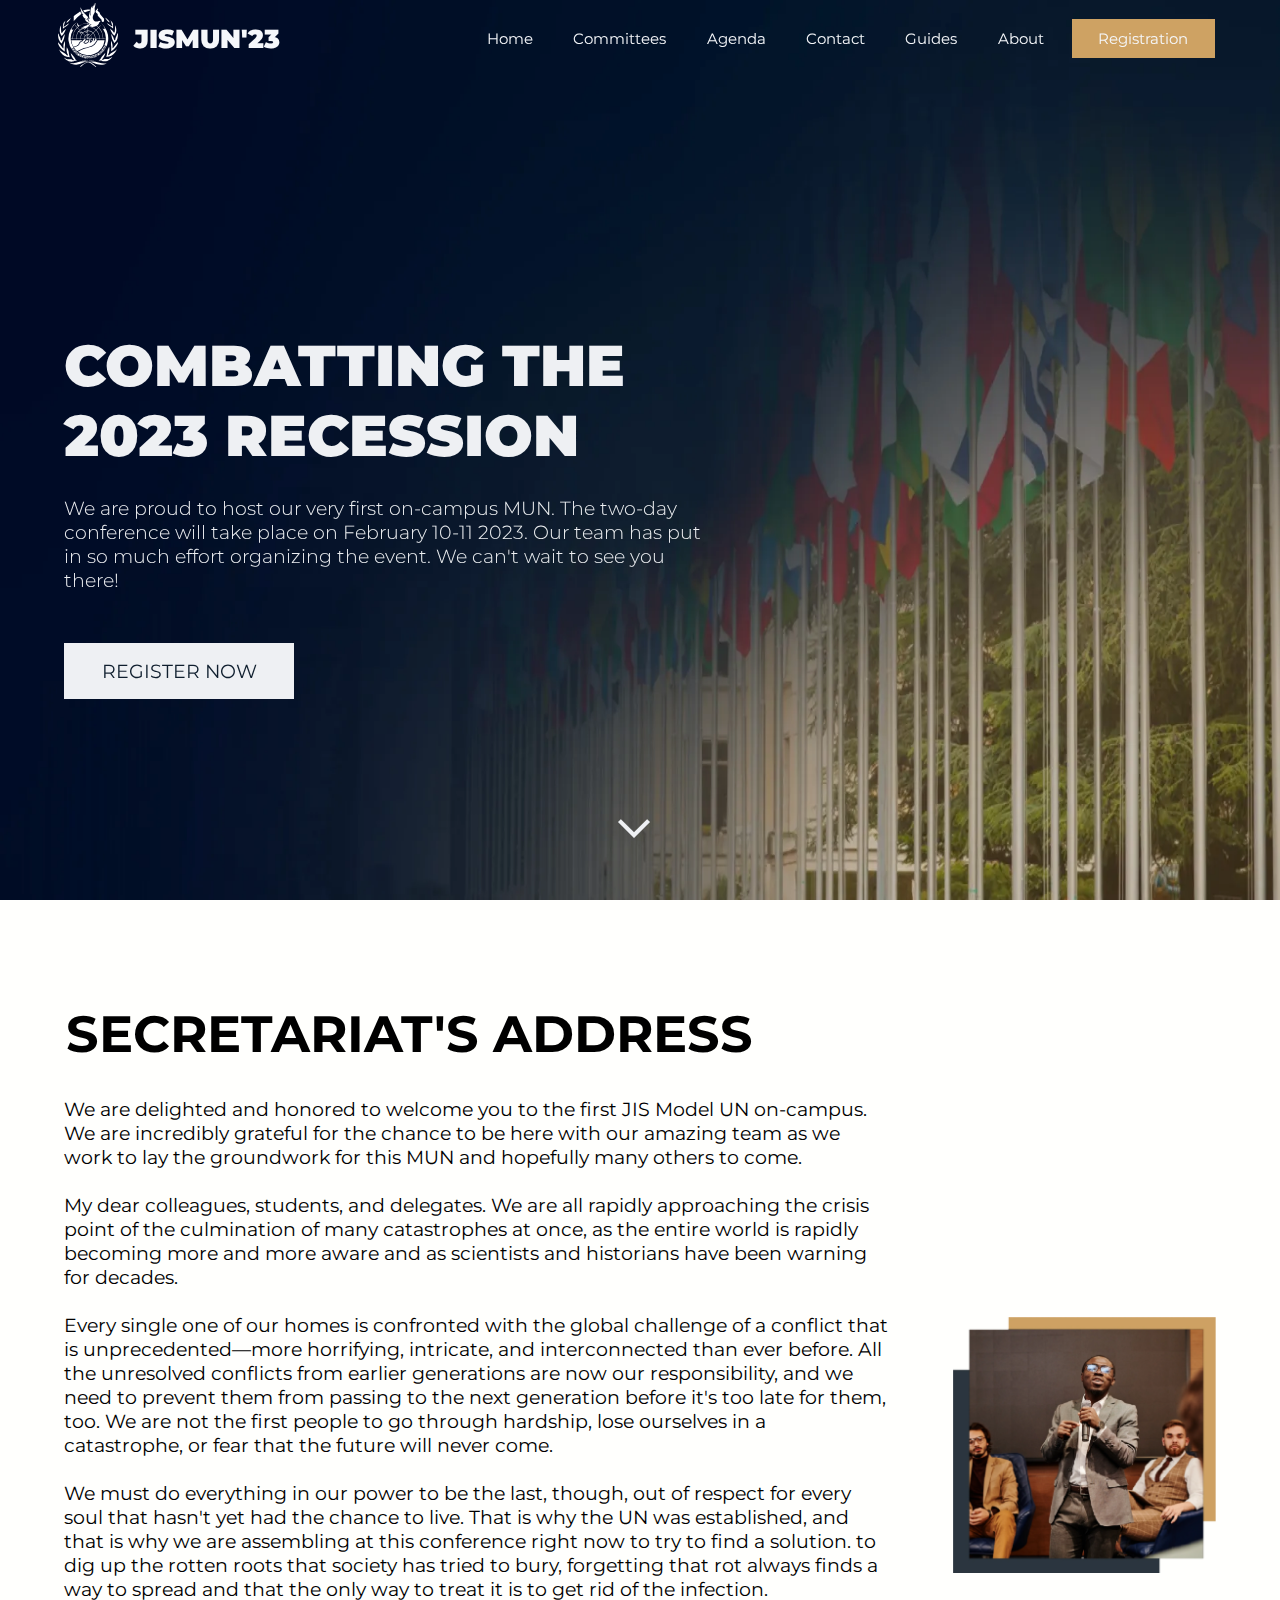
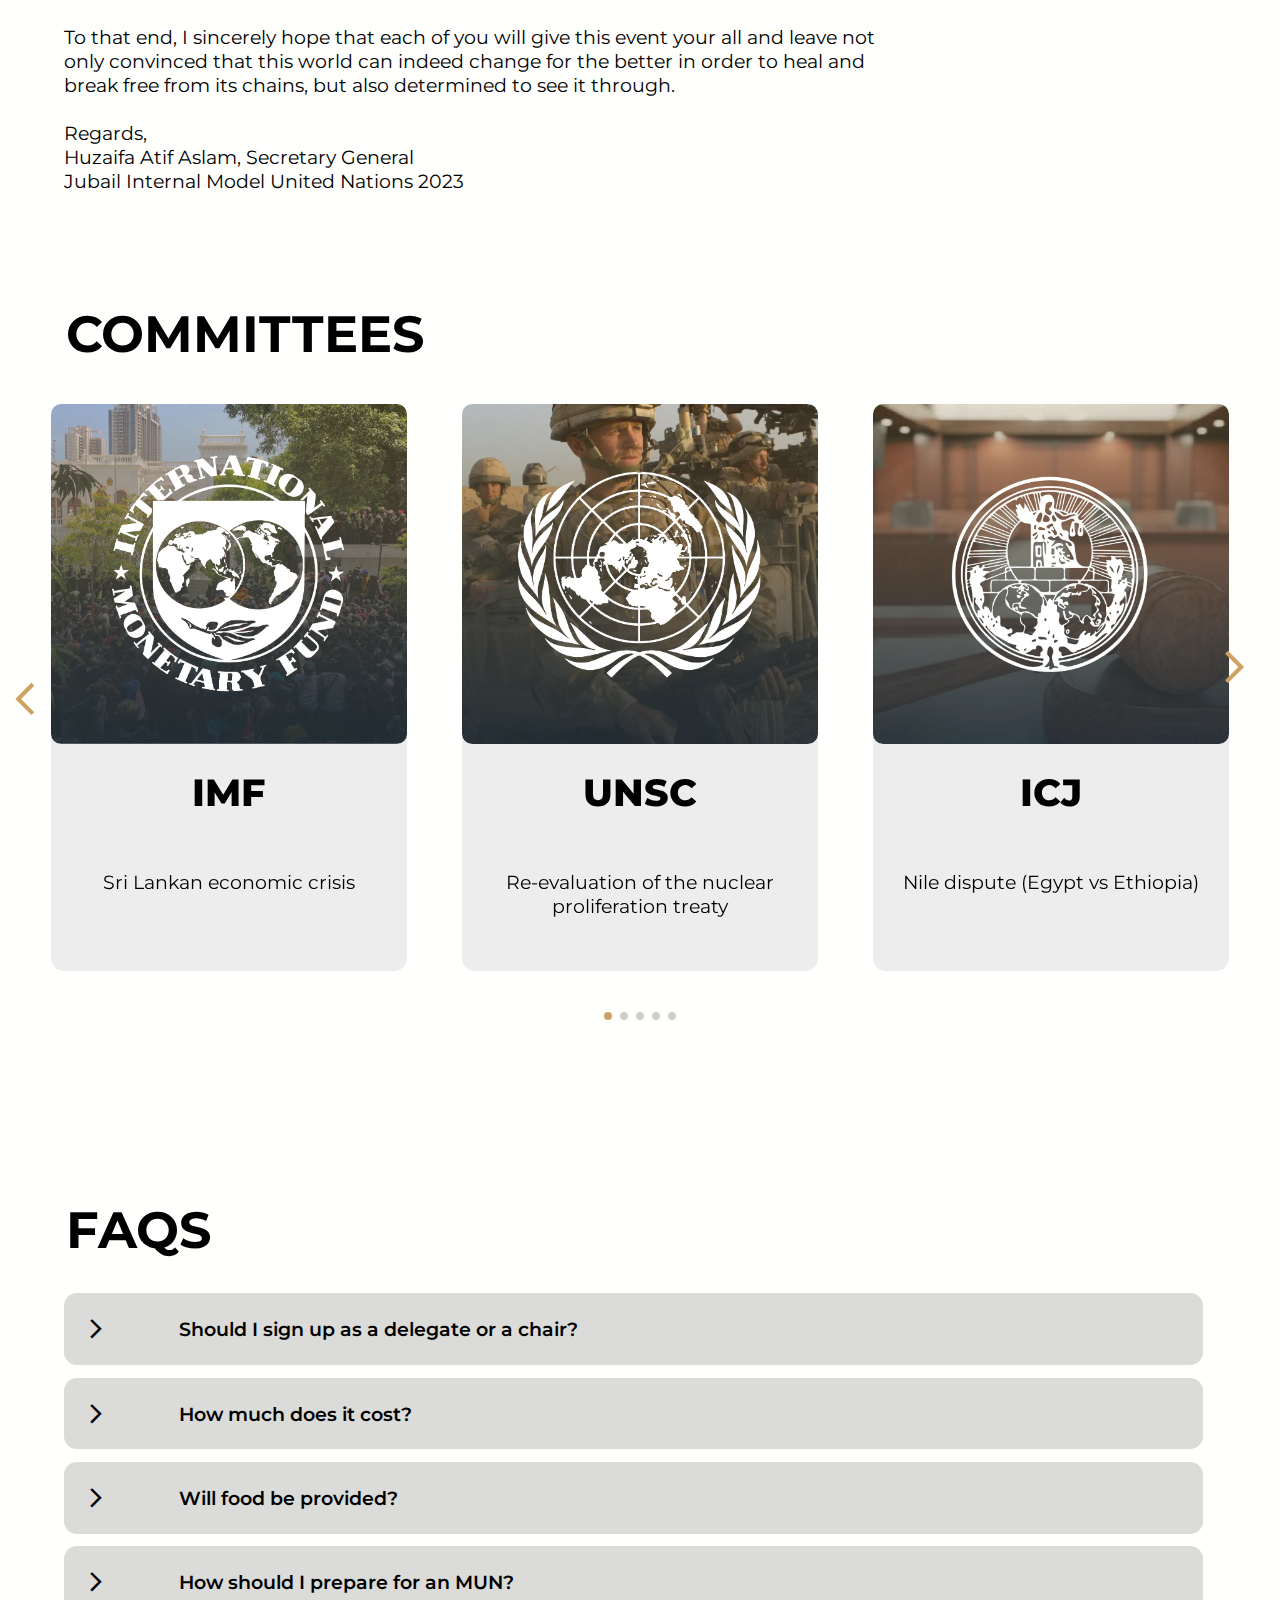
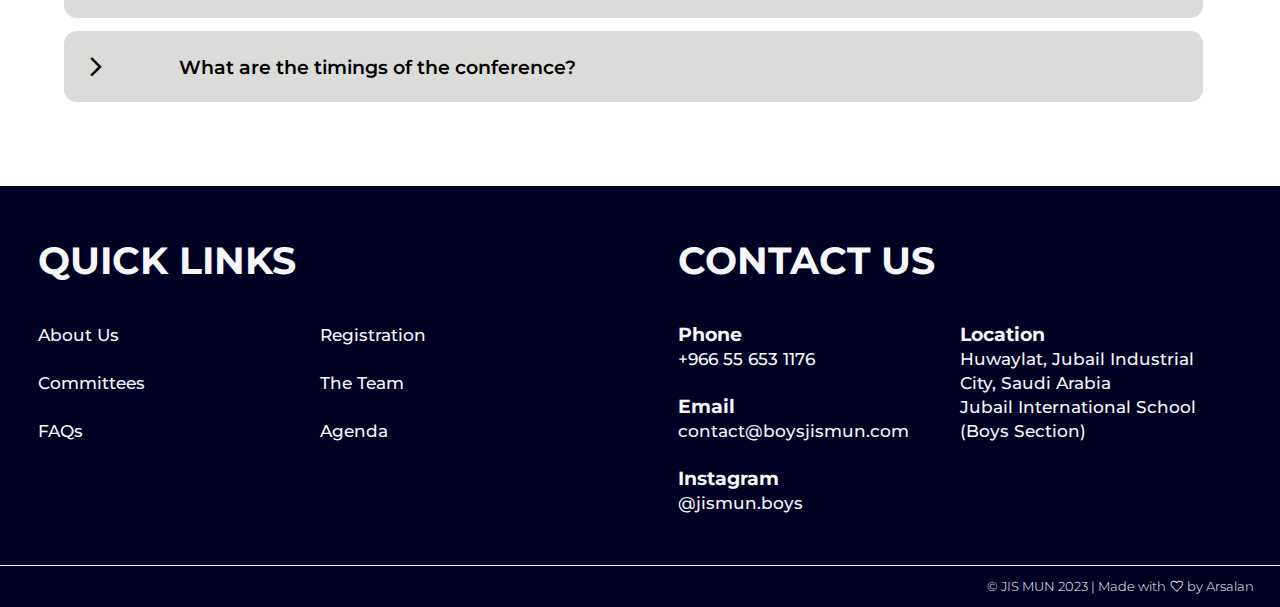
<file: public/index.html>
<!DOCTYPE html>
<html lang="en">
  <head>
    <meta charset="UTF-8" />
    <meta http-equiv="X-UA-Compatible" content="IE=edge" />
    <meta name="viewport" content="width=device-width, initial-scale=1.0" />
    <meta name="description" content="JIS MUN 2023" />
    <meta
      name="keywords"
      content="MUN, JIS, 2023, Alhussan, Jubail, Model United Nations"
    />
    <meta name="author" content="Muhammad Arsalan" />
    <meta property="og:title" content="JIS MUN '23" />
    <meta property="og:url" content="https://www.jismunboys.com/" />
    <meta
      property="og:image"
      content="https://www.jismunboys.com/images/logo-high.png"
    />
    <meta property="og:description" content="Homepage of JIS MUN 2023." />
    <meta name="msapplication-TileColor" content="#cea263" />
    <meta name="theme-color" content="#cea263" />
    <link rel="icon" type="image/x-icon" href="images/logo1x.webp" />
    <link rel="stylesheet" href="stylesheets/style.css" />
    <link
      rel="stylesheet"
      href="https://cdn.jsdelivr.net/npm/@splidejs/splide@4.1.4/dist/css/splide.min.css"
    />
    <link
      rel="stylesheet"
      href="https://cdn.jsdelivr.net/npm/swiper@8/swiper-bundle.min.css"
    />
    <title>JISMUN'23 | Home</title>
  </head>
  <body>
    <nav id="navbar">
      <div>
        <a href="#tp">
          <img src="images/Logo.svg" alt="Mun logo" />
        </a>
        <a href="#tp"><span>JISMUN'23</span></a>
      </div>
      <div class="links">
        <a href="#tp" class="nav-active">Home</a>
        <a href="pages/committees.html">Committees</a>
        <a href="pages/agenda.html">Agenda</a>
        <a href="pages/contact.html">Contact</a>
        <a href="pages/guides.html">Guides</a>
        <a href="pages/about.html">About</a>
        <a href="pages/register.html">Registration</a>
        <a id="menu">menu</a>
      </div>
    </nav>
    <div class="slide1">
      <img src="images/home_bg.webp" alt="MUN logo" class="slide-bg" />
      <h1>COMBATTING THE 2023 RECESSION</h1>
      <h2>
        We are proud to host our very first on-campus MUN. The two-day
        conference will take place on February 10-11 2023. Our team has put in
        so much effort organizing the event. We can't wait to see you there!
      </h2>
      <a href="pages/register.html">
        <div class="main-button">Register Now</div>
      </a>
      <a href="#tp"
        ><span class="material-symbols-outlined"> expand_more </span></a
      >
    </div>
    <div class="slide2">
      <div class="nav-resistance"></div>
      <a href="pages/about.html"><h3 id="tp">Secretariat's Address</h3></a>
      <div class="img-text">
        <h4>
          We are delighted and honored to welcome you to the first JIS Model UN
          on-campus. We are incredibly grateful for the chance to be here with
          our amazing team as we work to lay the groundwork for this MUN and
          hopefully many others to come.
          <br />
          <br />
          My dear colleagues, students, and delegates. We are all rapidly
          approaching the crisis point of the culmination of many catastrophes
          at once, as the entire world is rapidly becoming more and more aware
          and as scientists and historians have been warning for decades.
          <br />
          <br />
          Every single one of our homes is confronted with the global challenge
          of a conflict that is unprecedented—more horrifying, intricate, and
          interconnected than ever before. All the unresolved conflicts from
          earlier generations are now our responsibility, and we need to prevent
          them from passing to the next generation before it's too late for
          them, too. We are not the first people to go through hardship, lose
          ourselves in a catastrophe, or fear that the future will never come.
          <br />
          <br />
          We must do everything in our power to be the last, though, out of
          respect for every soul that hasn't yet had the chance to live. That is
          why the UN was established, and that is why we are assembling at this
          conference right now to try to find a solution. to dig up the rotten
          roots that society has tried to bury, forgetting that rot always finds
          a way to spread and that the only way to treat it is to get rid of the
          infection.
          <br />
          <br />
          To that end, I sincerely hope that each of you will give this event
          your all and leave not only convinced that this world can indeed
          change for the better in order to heal and break free from its chains,
          but also determined to see it through.
          <br />
          <br />
          Regards, <br />
          Huzaifa Atif Aslam, Secretary General <br />
          Jubail Internal Model United Nations 2023
        </h4>
        <img src="images/black-man-in-coat.webp" alt="Black man in coat" />
      </div>

      <div class="nav-resistance"></div>
      <a href="pages/committees.html"><h3>Committees</h3></a>
      <div class="swiper">
        <div class="swiper-wrapper">
          <div class="swiper-slide">
            <a href="pages/committees.html"
              ><div>
                <img src="images/comm-imf.webp" alt="IMF" />
                <p>IMF</p>
                <p>Sri Lankan economic crisis</p>
              </div>
            </a>
          </div>
          <div class="swiper-slide">
            <a href="pages/committees.html"
              ><div>
                <img src="images/comm-unsc.webp" alt="UNSC" />
                <p>UNSC</p>
                <p>Re-evaluation of the nuclear proliferation treaty</p>
              </div></a
            >
          </div>
          <div class="swiper-slide">
            <a href="pages/committees.html"
              ><div>
                <img src="images/comm-icj.webp" alt="ICJ" />
                <p>ICJ</p>
                <p>Nile dispute (Egypt vs Ethiopia)</p>
              </div>
            </a>
          </div>
          <div class="swiper-slide">
            <a href="pages/committees.html"
              ><div>
                <img src="images/comm-unhrc.webp" alt="UNHRC" />
                <p>UNHRC</p>
                <p>The human rights situation in Iran</p>
              </div>
            </a>
          </div>
          <div class="swiper-slide">
            <a href="pages/committees.html"
              ><div>
                <img src="images/comm-opec.webp" alt="OPEC" />
                <p>OPEC</p>
                <p>Re-evaluation of decision to decrease oil production</p>
              </div>
            </a>
          </div>
        </div>
        <div class="swiper-pagination"></div>
      </div>
      <div class="swiper-button-prev-unique">chevron_left</div>
      <div class="swiper-button-next-unique">chevron_right</div>
      <a href="pages/about.html#faq"><h3>FAQs</h3></a>
      <h4>
        <details>
          <summary>
            <h4>Should I sign up as a delegate or a chair?</h4>
          </summary>
          <div class="content">
            <h4>
              If this is your first time attending an MUN sign up as a delegate.
              A chair will be responsible to moderate a committee and would need
              prior MUN experience.
            </h4>
          </div>
        </details>
      </h4>
      <h4>
        <details>
          <summary>
            <h4>How much does it cost?</h4>
          </summary>
          <div class="content">
            <h4>It will cost 150 SAR per person.</h4>
          </div>
        </details>
      </h4>
      <h4>
        <details>
          <summary>
            <h4>Will food be provided?</h4>
          </summary>
          <div class="content">
            <h4>Yes.</h4>
          </div>
        </details>
      </h4>
      <h4>
        <details>
          <summary>
            <h4>How should I prepare for an MUN?</h4>
          </summary>
          <div class="content">
            <h4>
              We recommend all delegates to read this
              <a href="PDFs/JISMUN'23 Delegates Guide.pdf">delegate guide</a>.
              It is also helpful to watch MUN procedures to see it all in
              action. Don't forget to do your research!
            </h4>
          </div>
        </details>
      </h4>
      <h4>
        <details>
          <summary>
            <h4>What are the timings of the conference?</h4>
          </summary>
          <div class="content">
            <h4>
              10<sup>th</sup> & 11<sup>th</sup> February 2023. For more
              information on the exact timings check out the
              <a href="agenda.html" target="_blank">Agenda</a>.
            </h4>
          </div>
        </details>
      </h4>
    </div>
    <div class="nav-resistance"></div>
    <div w3-include-html="includes/footer.html"></div>
    <div w3-include-html="includes/myNav.html"></div>
    <script src="https://cdn.jsdelivr.net/npm/@splidejs/splide@4.1.4/dist/js/splide.min.js"></script>
    <script src="https://cdn.jsdelivr.net/npm/swiper@8/swiper-bundle.min.js"></script>
    <script src="scripts/firebase.js"></script>
    <script src="scripts/scroll_nav.js"></script>
    <script src="scripts/swiper.js"></script>
    <script src="scripts/include.js"></script>
    <script src="scripts/accordion.js"></script>
    <script src="scripts/menu.js"></script>
    <noscript>
      <link
        rel="stylesheet"
        href="https://fonts.googleapis.com/css2?family=Material+Symbols+Outlined:opsz,wght,FILL,GRAD@20..48,100..700,0..1,-50..200"
      />
    </noscript>
    <script>
      (function () {
        var cssMain = document.createElement("link");
        cssMain.href =
          "https://fonts.googleapis.com/css2?family=Material+Symbols+Outlined:opsz,wght,FILL,GRAD@20..48,100..700,0..1,-50..200";
        cssMain.rel = "stylesheet";
        cssMain.type = "text/css";
        document.getElementsByTagName("head")[0].appendChild(cssMain);
      })();
      includeHTML();
    </script>
  </body>
</html>
</file>
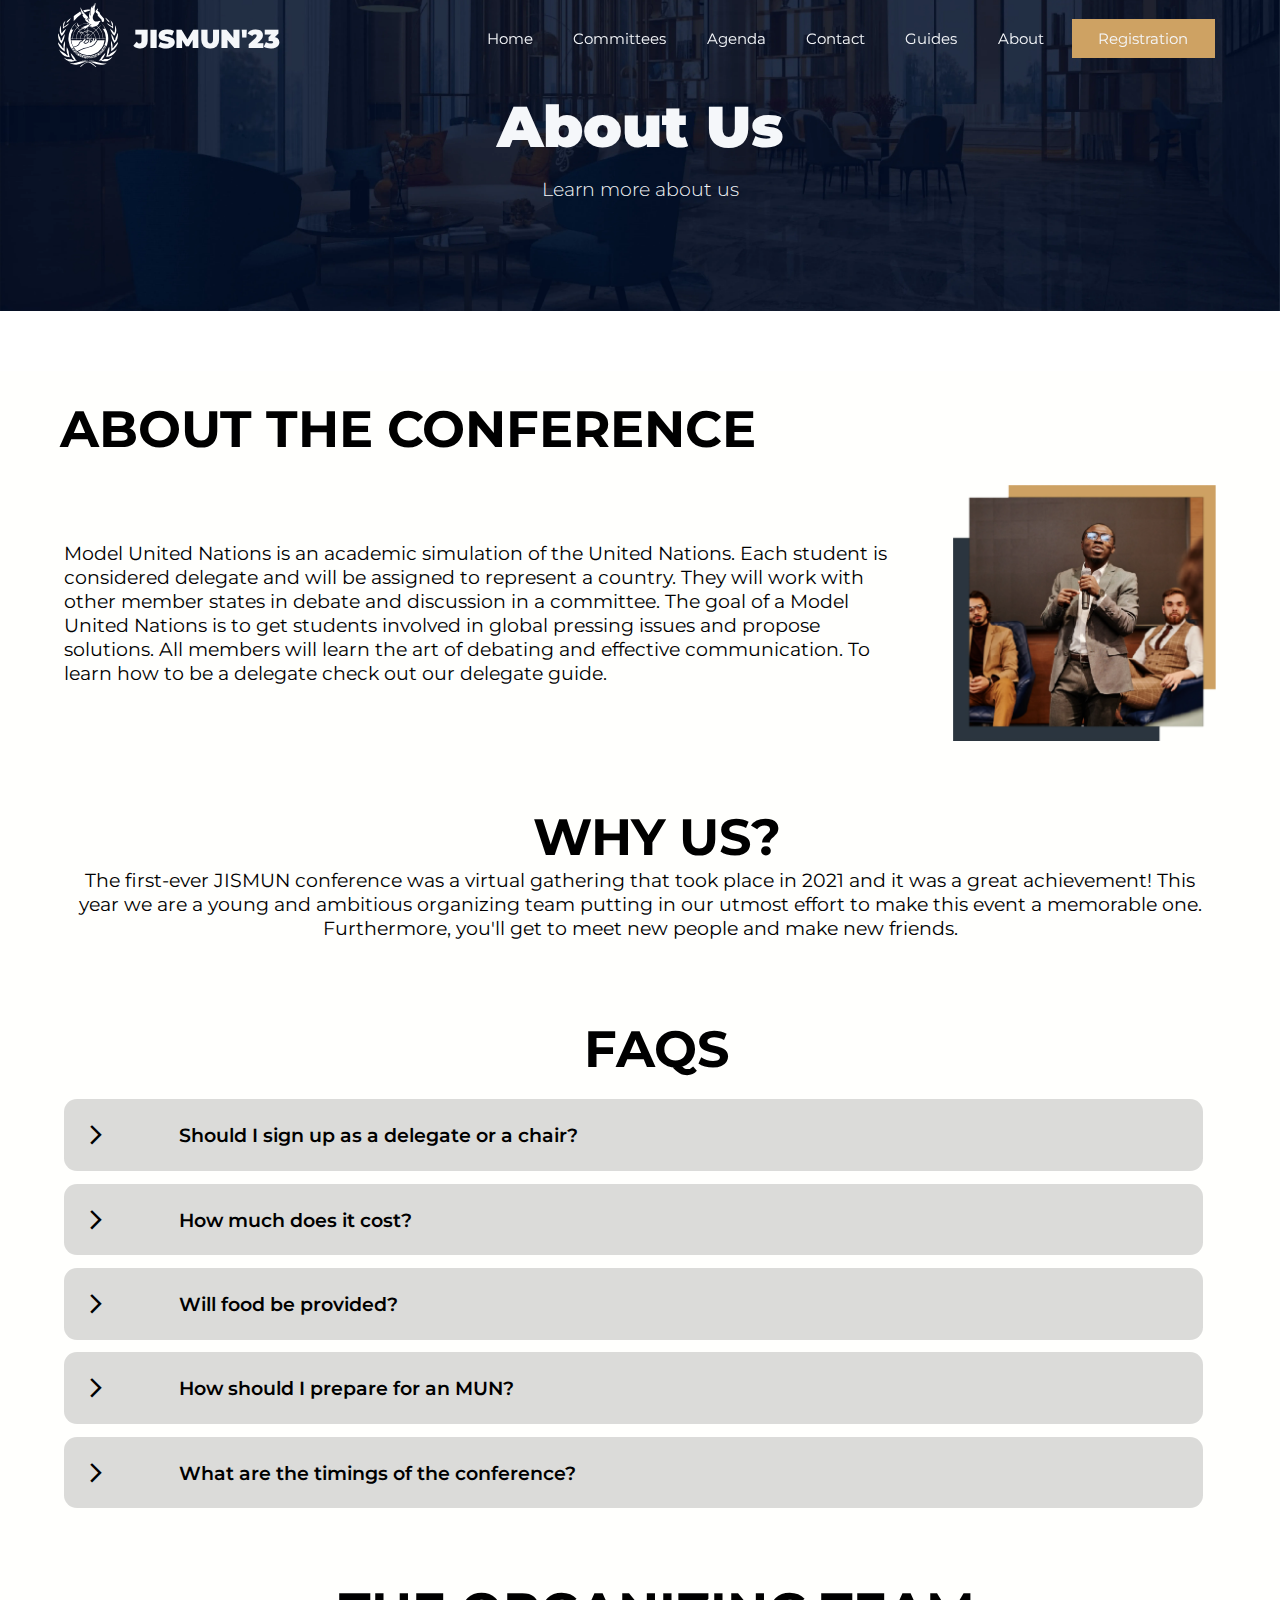
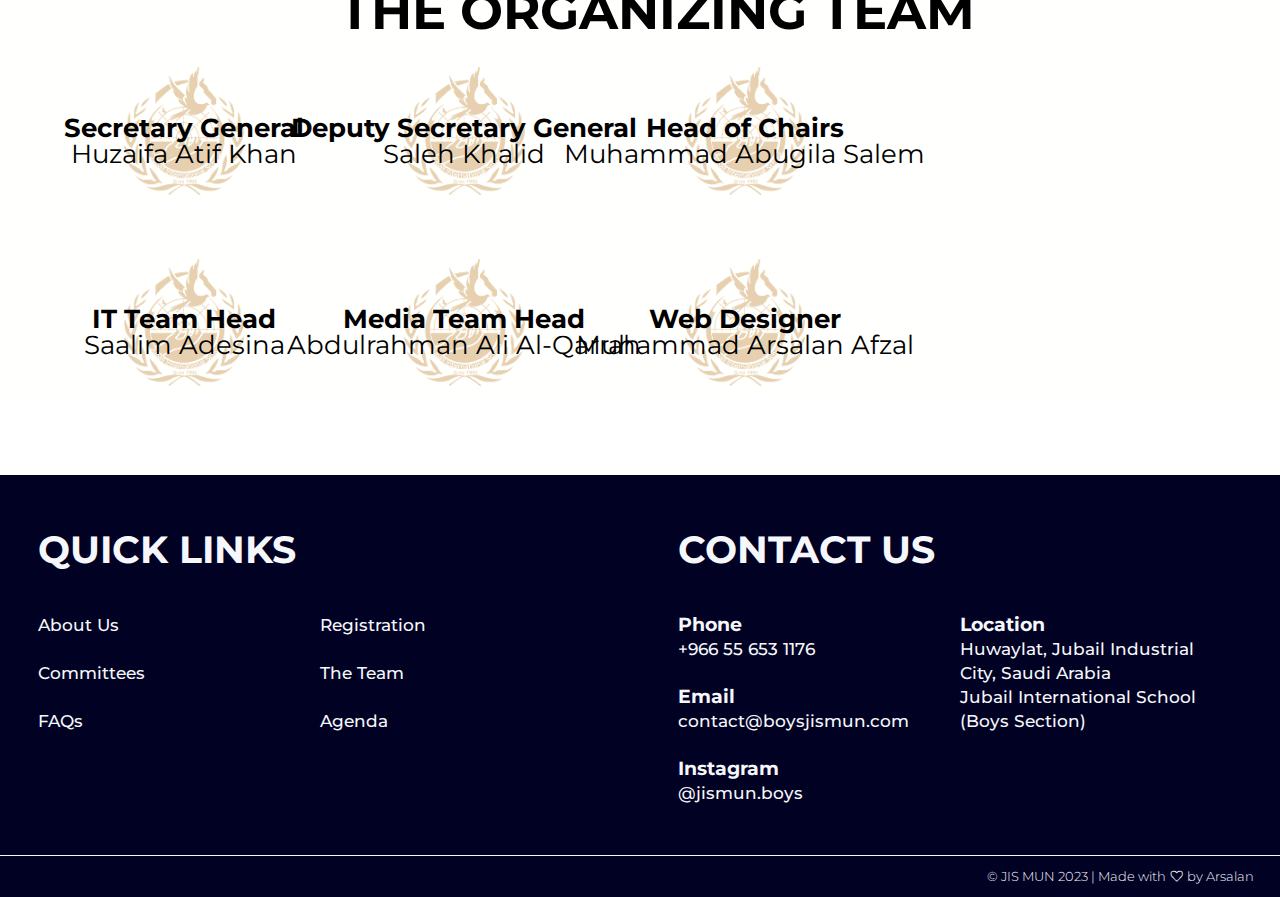
<file: public/pages/about.html>
<!DOCTYPE html>
<html lang="en">
  <head>
    <meta charset="UTF-8" />
    <meta http-equiv="X-UA-Compatible" content="IE=edge" />
    <meta name="viewport" content="width=device-width, initial-scale=1.0" />
    <meta name="description" content="JIS MUN 2023" />
    <meta
      name="keywords"
      content="MUN, JIS, 2023, Alhussan, Jubail, Model United Nations"
    />
    <meta name="author" content="Muhammad Arsalan" />
    <meta property="og:title" content="JIS MUN '23 | About" />
    <meta property="og:url" content="https://www.jismunboys.com/" />
    <meta
      property="og:image"
      content="https://www.jismunboys.com/images/logo-high.png"
    />
    <meta property="og:description" content="About page of JIS MUN 2023." />
    <meta name="msapplication-TileColor" content="#cea263" />
    <meta name="theme-color" content="#cea263" />
    <link rel="icon" type="image/x-icon" href="../images/logo1x.webp" />
    <link rel="stylesheet" href="../stylesheets/style.css" />
    <link
      rel="stylesheet"
      href="https://cdn.jsdelivr.net/npm/@splidejs/splide@4.1.4/dist/css/splide.min.css"
    />
    <link
      rel="stylesheet"
      href="https://cdn.jsdelivr.net/npm/swiper@8/swiper-bundle.min.css"
    />
    <title>JISMUN'23 | About Us</title>
  </head>
  <body>
    <nav id="navbar">
      <div>
        <a href="../index.html">
          <img src="../images/Logo.svg" alt="Mun logo" />
        </a>
        <a href="../index.html"><span>JISMUN'23</span></a>
      </div>
      <div class="links">
        <a href="../index.html">Home</a>
        <a href="committees.html">Committees</a>
        <a href="agenda.html">Agenda</a>
        <a href="contact.html">Contact</a>
        <a href="guides.html">Guides</a>
        <a href="#tp" class="nav-active">About</a>
        <a href="register.html">Registration</a>
        <a id="menu">menu</a>
      </div>
    </nav>
    <div class="slide1" style="display: none">
      <img src="../images/home_bg.webp" alt="MUN logo" class="slide-bg" />
      <h1>A</h1>
      <h2>B</h2>
    </div>
    <div class="slide3">
      <img src="../images/second-bg.webp" alt="MUN BG" class="slide-bg" />
      <h1>About Us</h1>
      <h2>Learn more about us</h2>
    </div>
    <div class="slide2">
      <h3 id="tp">About the Conference</h3>
      <div class="img-text">
        <h4>
          Model United Nations is an academic simulation of the United Nations.
          Each student is considered delegate and will be assigned to represent
          a country. They will work with other member states in debate and
          discussion in a committee. The goal of a Model United Nations is to
          get students involved in global pressing issues and propose solutions.
          All members will learn the art of debating and effective
          communication. To learn how to be a delegate check out our
          <a href="../PDFs/JISMUN'23 Delegates Guide.pdf">delegate guide.</a>
        </h4>
        <img src="../images/black-man-in-coat.webp" alt="Black man in coat" />
      </div>
      <div class="slide-mid">
        <h3>Why Us?</h3>
        <h4>
          The first-ever JISMUN conference was a virtual gathering that took
          place in 2021 and it was a great achievement! This year we are a young
          and ambitious organizing team putting in our utmost effort to make
          this event a memorable one. Furthermore, you'll get to meet new people
          and make new friends.
        </h4>
      </div>
      <div class="slide-mid" id="faq"><h3>FAQs</h3></div>
      <h4>
        <details>
          <summary>
            <h4>Should I sign up as a delegate or a chair?</h4>
          </summary>
          <div class="content">
            <h4>
              If this is your first time attending an MUN sign up as a delegate.
              A chair will be responsible to moderate a committee and would need
              prior MUN experience.
            </h4>
          </div>
        </details>
      </h4>
      <h4>
        <details>
          <summary>
            <h4>How much does it cost?</h4>
          </summary>
          <div class="content">
            <h4>It will cost 150 SAR per person.</h4>
          </div>
        </details>
      </h4>
      <h4>
        <details>
          <summary>
            <h4>Will food be provided?</h4>
          </summary>
          <div class="content">
            <h4>Yes.</h4>
          </div>
        </details>
      </h4>
      <h4>
        <details>
          <summary>
            <h4>How should I prepare for an MUN?</h4>
          </summary>
          <div class="content">
            <h4>
              We recommend all delegates to read this
              <a href="../PDFs/JISMUN'23 Delegates Guide.pdf">delegate guide.</a
              >. It is also helpful to watch MUN procedures to see it all in
              action. Don't forget to do your research!
            </h4>
          </div>
        </details>
      </h4>
      <h4>
        <details>
          <summary>
            <h4>What are the timings of the conference?</h4>
          </summary>
          <div class="content">
            <h4>
              10<sup>th</sup> & 11<sup>th</sup> February 2023. For more
              information on the exact timings check out the
              <a href="agenda.html" target="_blank">Agenda</a>.
            </h4>
          </div>
        </details>
      </h4>
      <div class="slide-mid" id="team"><h3>The Organizing Team</h3></div>
      <div class="team">
        <div>
          <img src="../images/logo-high.png" alt="logo" />
          <p>Secretary General</p>
          <p>Huzaifa Atif Khan</p>
        </div>
        <div>
          <img src="../images/logo-high.png" alt="logo" />
          <p>Deputy Secretary General</p>
          <p>Saleh Khalid</p>
        </div>
        <div>
          <img src="../images/logo-high.png" alt="logo" />
          <p>Head of Chairs</p>
          <p>Muhammad Abugila Salem</p>
        </div>
        <div>
          <img src="../images/logo-high.png" alt="logo" />
          <p>IT Team Head</p>
          <p>Saalim Adesina</p>
        </div>
        <div>
          <img src="../images/logo-high.png" alt="logo" />
          <p>Media Team Head</p>
          <p>Abdulrahman Ali Al-Qarrah</p>
        </div>
        <div>
          <img src="../images/logo-high.png" alt="logo" />
          <p>Web Designer</p>
          <p>Muhammad Arsalan Afzal</p>
        </div>
      </div>
    </div>
    <div class="nav-resistance"></div>
    <div w3-include-html="../includes/footer.html"></div>
    <div w3-include-html="../includes/myNav.html"></div>
    <script src="https://cdn.jsdelivr.net/npm/@splidejs/splide@4.1.4/dist/js/splide.min.js"></script>
    <script src="https://cdn.jsdelivr.net/npm/swiper@8/swiper-bundle.min.js"></script>
    <script src="../scripts/firebase.js"></script>
    <script src="../scripts/scroll_nav.js"></script>
    <script src="../scripts/swiper.js"></script>
    <script src="../scripts/include.js"></script>
    <script src="../scripts/accordion.js"></script>
    <script src="../scripts/menu.js"></script>
    <noscript>
      <link
        rel="stylesheet"
        href="https://fonts.googleapis.com/css2?family=Material+Symbols+Outlined:opsz,wght,FILL,GRAD@20..48,100..700,0..1,-50..200"
      />
    </noscript>
    <script>
      (function () {
        var cssMain = document.createElement("link");
        cssMain.href =
          "https://fonts.googleapis.com/css2?family=Material+Symbols+Outlined:opsz,wght,FILL,GRAD@20..48,100..700,0..1,-50..200";
        cssMain.rel = "stylesheet";
        cssMain.type = "text/css";
        document.getElementsByTagName("head")[0].appendChild(cssMain);
      })();
      includeHTML();
    </script>
  </body>
</html>
</file>
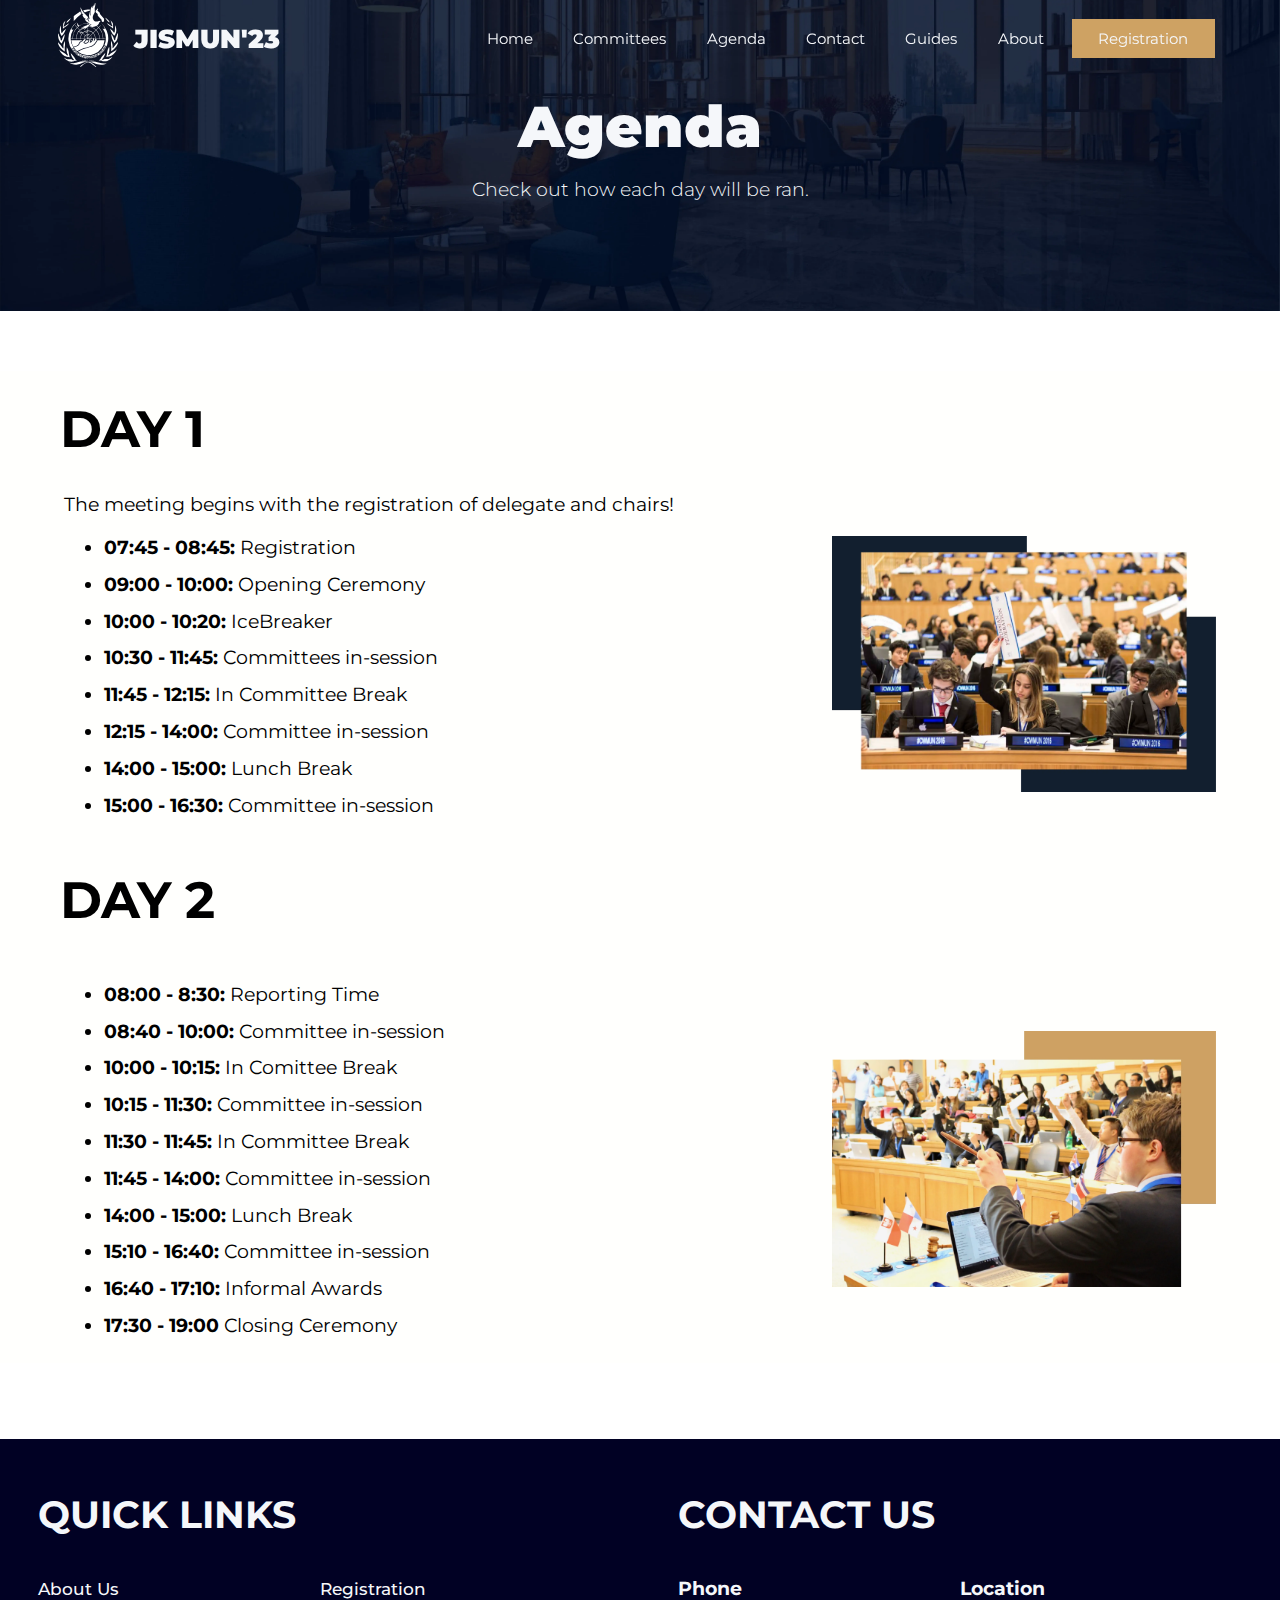
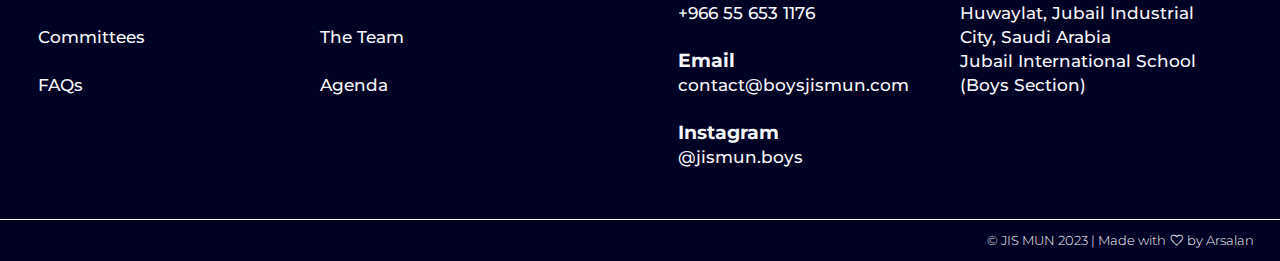
<file: public/pages/agenda.html>
<!DOCTYPE html>
<html lang="en">
  <head>
    <meta charset="UTF-8" />
    <meta http-equiv="X-UA-Compatible" content="IE=edge" />
    <meta name="viewport" content="width=device-width, initial-scale=1.0" />
    <meta name="description" content="JIS MUN 2023" />
    <meta
      name="keywords"
      content="MUN, JIS, 2023, Alhussan, Jubail, Model United Nations"
    />
    <meta name="author" content="Muhammad Arsalan" />
    <meta property="og:title" content="JIS MUN '23 | Agenda" />
    <meta property="og:url" content="https://www.jismunboys.com/" />
    <meta
      property="og:image"
      content="https://www.jismunboys.com/images/logo-high.png"
    />
    <meta property="og:description" content="Agenda page of JIS MUN 2023." />
    <meta name="msapplication-TileColor" content="#cea263" />
    <meta name="theme-color" content="#cea263" />
    <link rel="icon" type="image/x-icon" href="../images/logo1x.webp" />
    <link rel="stylesheet" href="../stylesheets/style.css" />
    <link
      rel="stylesheet"
      href="https://cdn.jsdelivr.net/npm/@splidejs/splide@4.1.4/dist/css/splide.min.css"
    />
    <link
      rel="stylesheet"
      href="https://cdn.jsdelivr.net/npm/swiper@8/swiper-bundle.min.css"
    />
    <title>JISMUN'23 | Agenda</title>
  </head>
  <body>
    <nav id="navbar">
      <div>
        <a href="../index.html">
          <img src="../images/Logo.svg" alt="Mun logo" />
        </a>
        <a href="../index.html"><span>JISMUN'23</span></a>
      </div>
      <div class="links">
        <a href="../index.html">Home</a>
        <a href="committees.html">Committees</a>
        <a href="#tp" class="nav-active">Agenda</a>
        <a href="contact.html">Contact</a>
        <a href="guides.html">Guides</a>
        <a href="about.html">About</a>
        <a href="register.html">Registration</a>
        <a id="menu">menu</a>
      </div>
    </nav>
    <div class="slide1" style="display: none">
      <img src="../images/home_bg.webp" alt="MUN logo" class="slide-bg" />
      <h1>A</h1>
      <h2>B</h2>
    </div>
    <div class="slide3">
      <img src="../images/second-bg.webp" alt="MUN logo" class="slide-bg" />
      <h1>Agenda</h1>
      <h2>Check out how each day will be ran.</h2>
    </div>
    <div class="slide2">
      <h3 id="tp">Day 1</h3>
      <div class="img-text">
        <h4>
          The meeting begins with the registration of delegate and chairs!
          <ul>
            <li>
              <b>07:45 - 08:45:</b>
              Registration
            </li>
            <li>
              <b>09:00 - 10:00:</b>
              Opening Ceremony
            </li>
            <li>
              <b>10:00 - 10:20:</b>
              IceBreaker
            </li>
            <li>
              <b>10:30 - 11:45:</b>
              Committees in-session
            </li>
            <li>
              <b>11:45 - 12:15:</b>
              In Committee Break
            </li>
            <li>
              <b>12:15 - 14:00:</b>
              Committee in-session
            </li>
            <li>
              <b>14:00 - 15:00:</b>
              Lunch Break
            </li>
            <li>
              <b>15:00 - 16:30:</b>
              Committee in-session
            </li>
          </ul>
        </h4>
        <img src="../images/agenda_1.webp" alt="Agenda Day 1 Image" />
      </div>
      <h3>Day 2</h3>
      <div class="img-text">
        <h4>
          <ul>
            <li>
              <b>08:00 - 8:30:</b>
              Reporting Time
            </li>
            <li>
              <b>08:40 - 10:00:</b>
              Committee in-session
            </li>
            <li>
              <b>10:00 - 10:15:</b>
              In Comittee Break
            </li>
            <li>
              <b>10:15 - 11:30:</b>
              Committee in-session
            </li>
            <li>
              <b>11:30 - 11:45:</b>
              In Committee Break
            </li>
            <li>
              <b>11:45 - 14:00:</b>
              Committee in-session
            </li>
            <li>
              <b>14:00 - 15:00:</b>
              Lunch Break
            </li>
            <li>
              <b>15:10 - 16:40:</b>
              Committee in-session
            </li>
            <li>
              <b>16:40 - 17:10:</b>
              Informal Awards
            </li>
            <li>
              <b>17:30 - 19:00</b>
              Closing Ceremony
            </li>
          </ul>
        </h4>
        <img src="../images/agenda_2.webp" alt="Agenda Day 2 Image" />
      </div>
    </div>
    <div class="nav-resistance"></div>
    <div w3-include-html="../includes/footer.html"></div>
    <div w3-include-html="../includes/myNav.html"></div>
    <script src="https://cdn.jsdelivr.net/npm/@splidejs/splide@4.1.4/dist/js/splide.min.js"></script>
    <script src="https://cdn.jsdelivr.net/npm/swiper@8/swiper-bundle.min.js"></script>
    <script src="../scripts/firebase.js"></script>
    <script src="../scripts/scroll_nav.js"></script>
    <script src="../scripts/swiper.js"></script>
    <script src="../scripts/include.js"></script>
    <script src="../scripts/accordion.js"></script>
    <script src="../scripts/menu.js"></script>

    <noscript>
      <link
        rel="stylesheet"
        href="https://fonts.googleapis.com/css2?family=Material+Symbols+Outlined:opsz,wght,FILL,GRAD@20..48,100..700,0..1,-50..200"
      />
    </noscript>
    <script>
      (function () {
        var cssMain = document.createElement("link");
        cssMain.href =
          "https://fonts.googleapis.com/css2?family=Material+Symbols+Outlined:opsz,wght,FILL,GRAD@20..48,100..700,0..1,-50..200";
        cssMain.rel = "stylesheet";
        cssMain.type = "text/css";
        document.getElementsByTagName("head")[0].appendChild(cssMain);
      })();
      includeHTML();
    </script>
  </body>
</html>
</file>
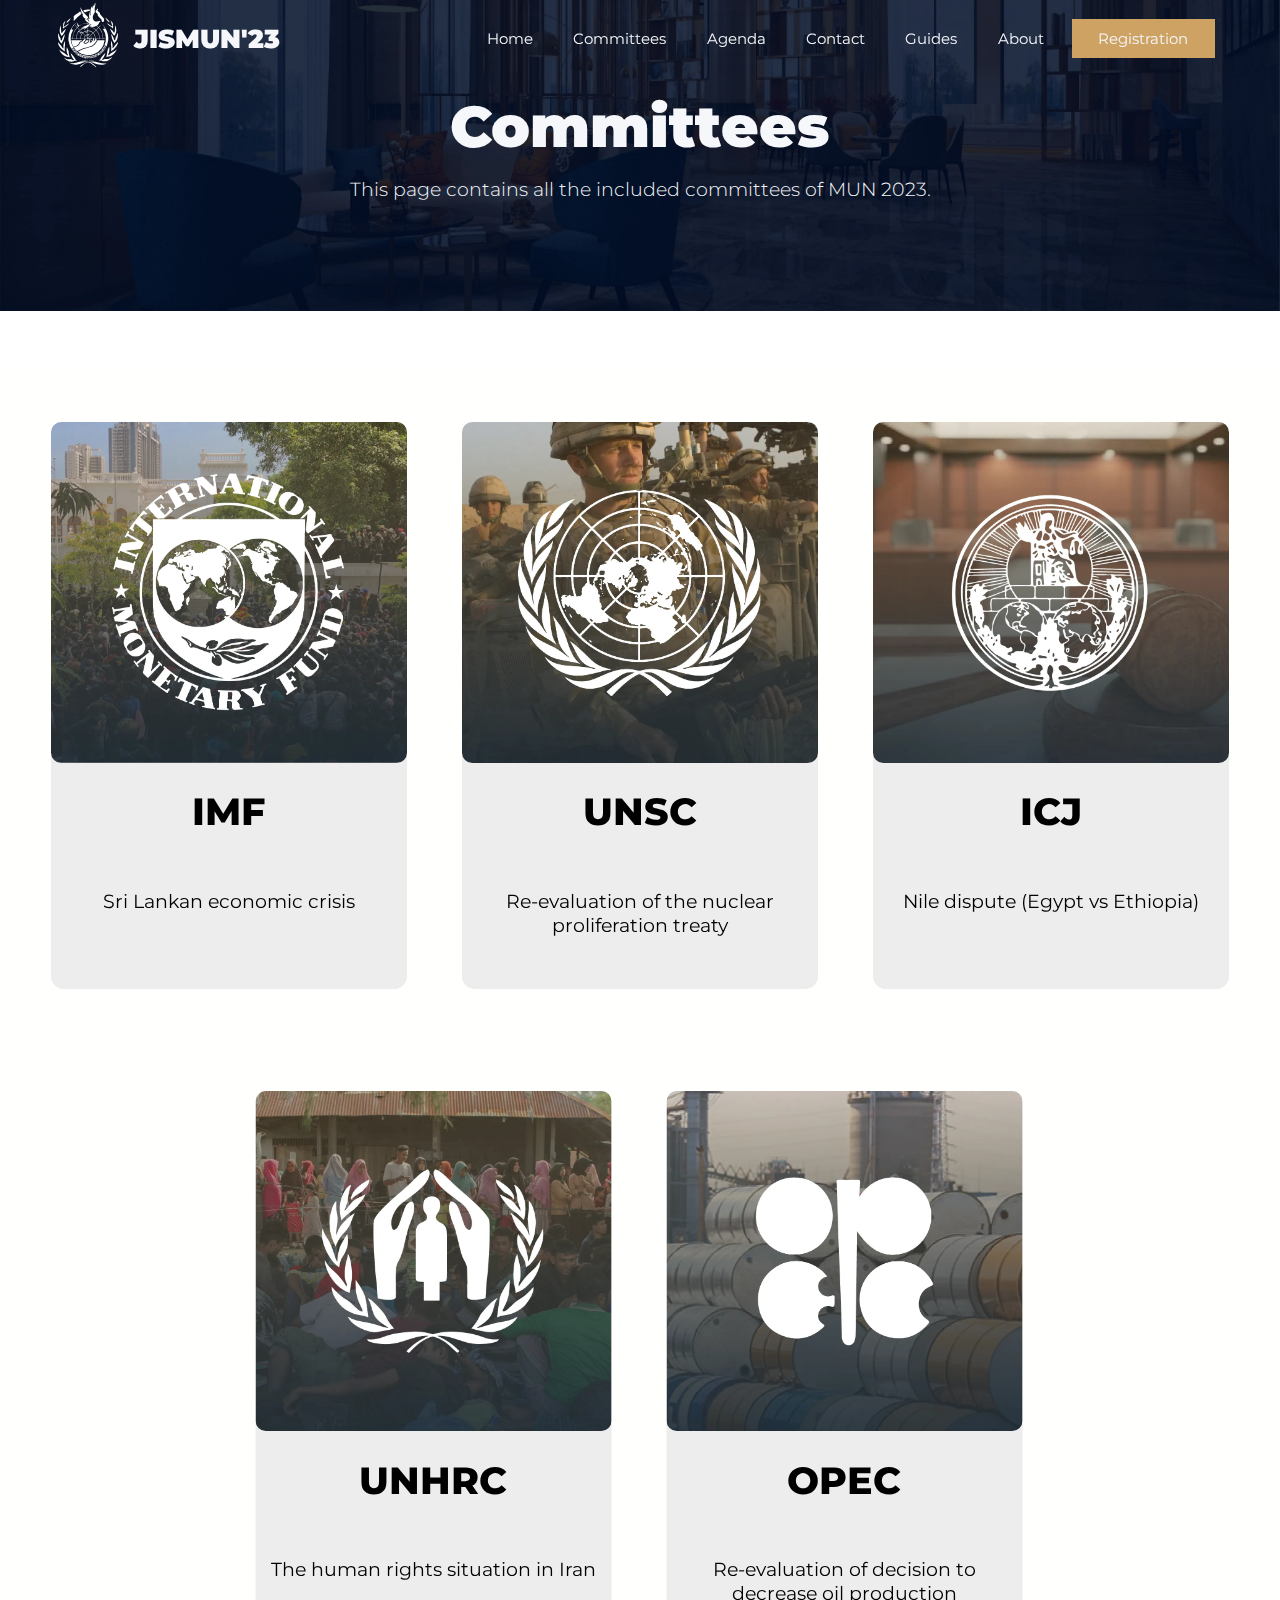
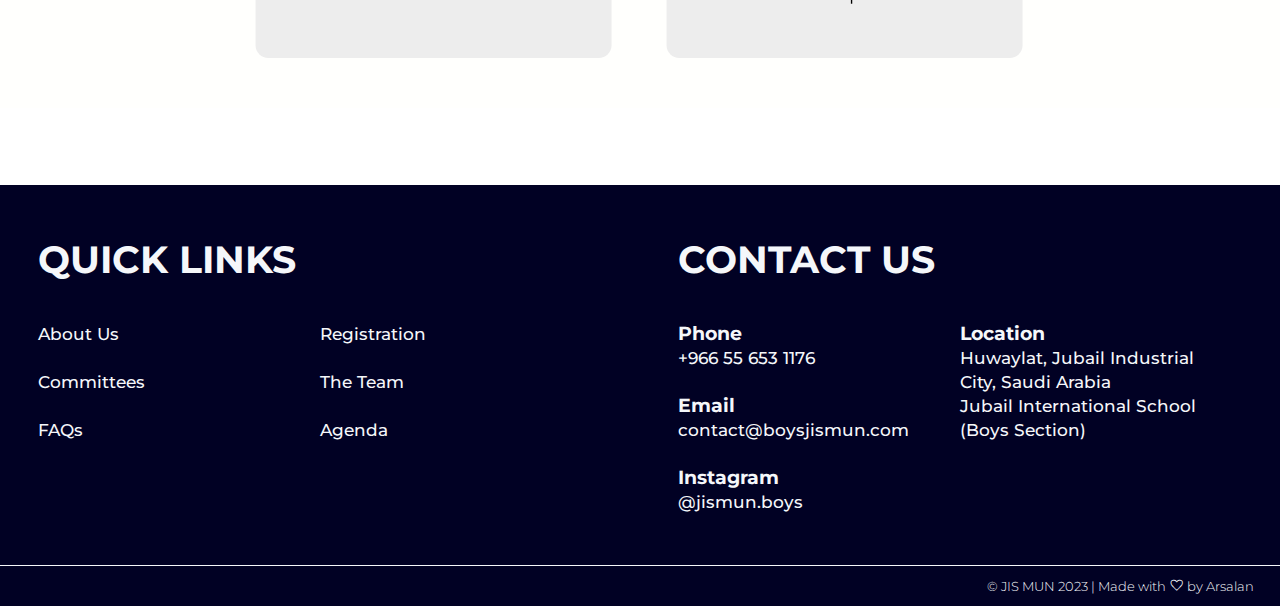
<file: public/pages/committees.html>
<!DOCTYPE html>
<html lang="en">
  <head>
    <meta charset="UTF-8" />
    <meta http-equiv="X-UA-Compatible" content="IE=edge" />
    <meta name="viewport" content="width=device-width, initial-scale=1.0" />
    <meta name="description" content="JIS MUN 2023" />
    <meta
      name="keywords"
      content="MUN, JIS, 2023, Alhussan, Jubail, Model United Nations"
    />
    <meta name="author" content="Muhammad Arsalan" />
    <meta property="og:title" content="JIS MUN '23 | Committees" />
    <meta property="og:url" content="https://www.jismunboys.com/" />
    <meta
      property="og:image"
      content="https://www.jismunboys.com/images/logo-high.png"
    />
    <meta
      property="og:description"
      content="Committees page of JIS MUN 2023."
    />
    <meta name="msapplication-TileColor" content="#cea263" />
    <meta name="theme-color" content="#cea263" />
    <link rel="icon" type="image/x-icon" href="../images/logo1x.webp" />
    <link rel="stylesheet" href="../stylesheets/style.css" />
    <link
      rel="stylesheet"
      href="https://cdn.jsdelivr.net/npm/@splidejs/splide@4.1.4/dist/css/splide.min.css"
    />
    <link
      rel="stylesheet"
      href="https://cdn.jsdelivr.net/npm/swiper@8/swiper-bundle.min.css"
    />
    <title>JISMUN'23 | Committees</title>
  </head>
  <body style="overflow-x: hidden">
    <nav id="navbar">
      <div>
        <a href="../index.html">
          <img src="../images/Logo.svg" alt="Mun logo" />
        </a>
        <a href="../index.html"><span>JISMUN'23</span></a>
      </div>
      <div class="links">
        <a href="../index.html">Home</a>
        <a href="#tp" class="nav-active">Committees</a>
        <a href="agenda.html">Agenda</a>
        <a href="contact.html">Contact</a>
        <a href="guides.html">Guides</a>
        <a href="about.html">About</a>
        <a href="register.html">Registration</a>
        <a id="menu">menu</a>
      </div>
    </nav>
    <div class="slide1" style="display: none">
      <img src="../images/home_bg.webp" alt="MUN logo" class="slide-bg" />
      <h1>A</h1>
      <h2>B</h2>
    </div>
    <div class="slide3">
      <img src="../images/second-bg.webp" alt="MUN logo" class="slide-bg" />
      <h1>Committees</h1>
      <h2>This page contains all the included committees of MUN 2023.</h2>
    </div>
    <div class="slide2" style="margin-top: 5vw">
      <div class="swiper" style="margin-top: 3vw">
        <div class="swiper-wrapper">
          <div class="swiper-slide">
            <a href=""
              ><div>
                <img src="../images/comm-imf.webp" alt="IMF" />
                <p>IMF</p>
                <p>Sri Lankan economic crisis</p>
              </div>
            </a>
          </div>
          <div class="swiper-slide">
            <a href=""
              ><div>
                <img src="../images/comm-unsc.webp" alt="UNSC" />
                <p>UNSC</p>
                <p>Re-evaluation of the nuclear proliferation treaty</p>
              </div></a
            >
          </div>
          <div class="swiper-slide">
            <a href=""
              ><div>
                <img src="../images/comm-icj.webp" alt="ICJ" />
                <p>ICJ</p>
                <p>Nile dispute (Egypt vs Ethiopia)</p>
              </div>
            </a>
          </div>
        </div>
      </div>
      <div class="swiper" style="margin-top: 3vw; transform: translateX(17%)">
        <div class="swiper-wrapper">
          <div class="swiper-slide">
            <a href=""
              ><div>
                <img src="../images/comm-unhrc.webp" alt="UNHRC" />
                <p>UNHRC</p>
                <p>The human rights situation in Iran</p>
              </div>
            </a>
          </div>
          <div class="swiper-slide">
            <a href=""
              ><div>
                <img src="../images/comm-opec.webp" alt="OPEC" />
                <p>OPEC</p>
                <p>Re-evaluation of decision to decrease oil production</p>
              </div>
            </a>
          </div>
        </div>
      </div>
    </div>
    <div class="nav-resistance"></div>
    <div w3-include-html="../includes/footer.html"></div>
    <div w3-include-html="../includes/myNav.html"></div>
    <script src="https://cdn.jsdelivr.net/npm/@splidejs/splide@4.1.4/dist/js/splide.min.js"></script>
    <script src="https://cdn.jsdelivr.net/npm/swiper@8/swiper-bundle.min.js"></script>
    <script src="../scripts/firebase.js"></script>
    <script src="../scripts/scroll_nav.js"></script>
    <script src="../scripts/swiper2.js"></script>
    <script src="../scripts/include.js"></script>
    <script src="../scripts/accordion.js"></script>
    <script src="../scripts/menu.js"></script>

    <noscript>
      <link
        rel="stylesheet"
        href="https://fonts.googleapis.com/css2?family=Material+Symbols+Outlined:opsz,wght,FILL,GRAD@20..48,100..700,0..1,-50..200"
      />
    </noscript>
    <script>
      (function () {
        var cssMain = document.createElement("link");
        cssMain.href =
          "https://fonts.googleapis.com/css2?family=Material+Symbols+Outlined:opsz,wght,FILL,GRAD@20..48,100..700,0..1,-50..200";
        cssMain.rel = "stylesheet";
        cssMain.type = "text/css";
        document.getElementsByTagName("head")[0].appendChild(cssMain);
      })();
      includeHTML();
    </script>
  </body>
</html>
</file>
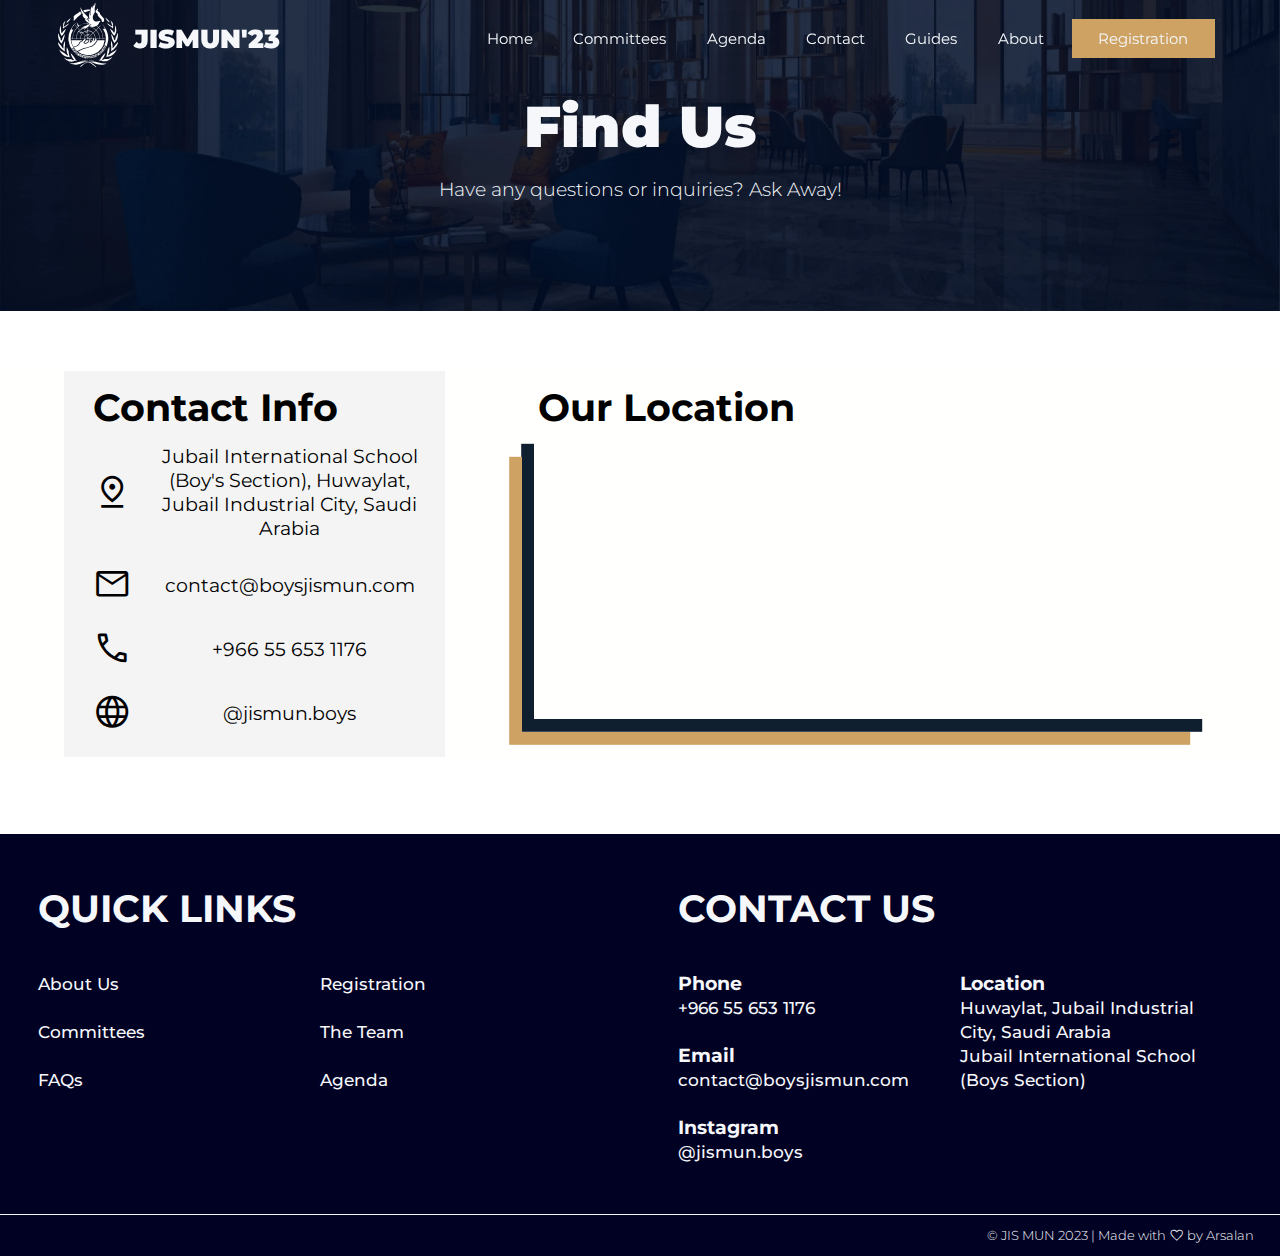
<file: public/pages/contact.html>
<!DOCTYPE html>
<html lang="en">
  <head>
    <meta charset="UTF-8" />
    <meta http-equiv="X-UA-Compatible" content="IE=edge" />
    <meta name="viewport" content="width=device-width, initial-scale=1.0" />
    <meta name="description" content="JIS MUN 2023" />
    <meta
      name="keywords"
      content="MUN, JIS, 2023, Alhussan, Jubail, Model United Nations"
    />
    <meta name="author" content="Muhammad Arsalan" />
    <meta property="og:title" content="JIS MUN '23 | Contact Us" />
    <meta property="og:url" content="https://www.jismunboys.com/" />
    <meta
      property="og:image"
      content="https://www.jismunboys.com/images/logo-high.png"
    />
    <meta property="og:description" content="Contact page of JIS MUN 2023." />
    <meta name="msapplication-TileColor" content="#cea263" />
    <meta name="theme-color" content="#cea263" />
    <link rel="icon" type="image/x-icon" href="../images/logo1x.webp" />
    <link rel="stylesheet" href="../stylesheets/style.css" />
    <link
      rel="stylesheet"
      href="https://cdn.jsdelivr.net/npm/@splidejs/splide@4.1.4/dist/css/splide.min.css"
    />
    <link
      rel="stylesheet"
      href="https://cdn.jsdelivr.net/npm/swiper@8/swiper-bundle.min.css"
    />
    <title>JISMUN'23 | Contact Us</title>
  </head>
  <body>
    <nav id="navbar">
      <div>
        <a href="../index.html">
          <img src="../images/Logo.svg" alt="Mun logo" />
        </a>
        <a href="../index.html"><span>JISMUN'23</span></a>
      </div>
      <div class="links">
        <a href="../index.html">Home</a>
        <a href="committees.html">Committees</a>
        <a href="agenda.html">Agenda</a>
        <a href="#tp" class="nav-active">Contact</a>
        <a href="guides.html">Guides</a>
        <a href="about.html">About</a>
        <a href="register.html">Registration</a>
        <a id="menu">menu</a>
      </div>
    </nav>
    <div class="slide1" style="display: none">
      <img src="../images/home_bg.webp" alt="MUN logo" class="slide-bg" />
      <h1>A</h1>
      <h2>B</h2>
    </div>
    <div class="slide3">
      <img src="../images/second-bg.webp" alt="MUN logo" class="slide-bg" />
      <h1>Find Us</h1>
      <h2>Have any questions or inquiries? Ask Away!</h2>
    </div>
    <div class="slide2">
      <div class="contact-divide">
        <div>
          <h3>Contact Info</h3>
          <div class="contact-div-divider">
            <div><span class="material-symbols-outlined"> pin_drop </span></div>
            <div>
              <a href="https://goo.gl/maps/KHdMJu2Ycjd4iQ6G6" target="_blank"
                >Jubail International School (Boy's Section), Huwaylat, Jubail
                Industrial City, Saudi Arabia</a
              >
            </div>
            <div><span class="material-symbols-outlined"> mail </span></div>
            <div>
              <a href="mailto:contact@boysjismun.com">contact@boysjismun.com</a>
            </div>
            <div><span class="material-symbols-outlined"> call </span></div>
            <div>
              <a href="tel:+966556531176">+966 55 653 1176</a>
            </div>
            <div><span class="material-symbols-outlined"> language </span></div>
            <div>
              <a href="https://www.instagram.com/jismun.boys/" target="_blank"
                >@jismun.boys</a
              >
            </div>
          </div>
        </div>
        <div>
          <h3>Our Location</h3>
          <iframe
            src="https://www.google.com/maps/embed?pb=!1m18!1m12!1m3!1d3551.8898357255152!2d49.56638591744385!3d27.09676930000001!2m3!1f0!2f0!3f0!3m2!1i1024!2i768!4f13.1!3m3!1m2!1s0x3e350f1ff95b695d%3A0x90658882f9595811!2z2YXYr9in2LHYsyDYp9mE2KzYqNmK2YQg2KfZhNi52KfZhNmF2YrYqQ!5e0!3m2!1sen!2ssa!4v1672674393092!5m2!1sen!2ssa"
            style="border: 0"
            allowfullscreen=""
            loading="lazy"
            referrerpolicy="no-referrer-when-downgrade"
          ></iframe>
        </div>
      </div>
    </div>
    <div class="nav-resistance"></div>
    <div w3-include-html="../includes/footer.html"></div>
    <div w3-include-html="../includes/myNav.html"></div>
    <script src="https://cdn.jsdelivr.net/npm/@splidejs/splide@4.1.4/dist/js/splide.min.js"></script>
    <script src="https://cdn.jsdelivr.net/npm/swiper@8/swiper-bundle.min.js"></script>
    <script src="../scripts/firebase.js"></script>
    <script src="../scripts/scroll_nav.js"></script>
    <script src="../scripts/swiper.js"></script>
    <script src="../scripts/include.js"></script>
    <script src="../scripts/accordion.js"></script>
    <script src="../scripts/menu.js"></script>

    <noscript>
      <link
        rel="stylesheet"
        href="https://fonts.googleapis.com/css2?family=Material+Symbols+Outlined:opsz,wght,FILL,GRAD@20..48,100..700,0..1,-50..200"
      />
    </noscript>
    <script>
      (function () {
        var cssMain = document.createElement("link");
        cssMain.href =
          "https://fonts.googleapis.com/css2?family=Material+Symbols+Outlined:opsz,wght,FILL,GRAD@20..48,100..700,0..1,-50..200";
        cssMain.rel = "stylesheet";
        cssMain.type = "text/css";
        document.getElementsByTagName("head")[0].appendChild(cssMain);
      })();
      includeHTML();
    </script>
  </body>
</html>
</file>
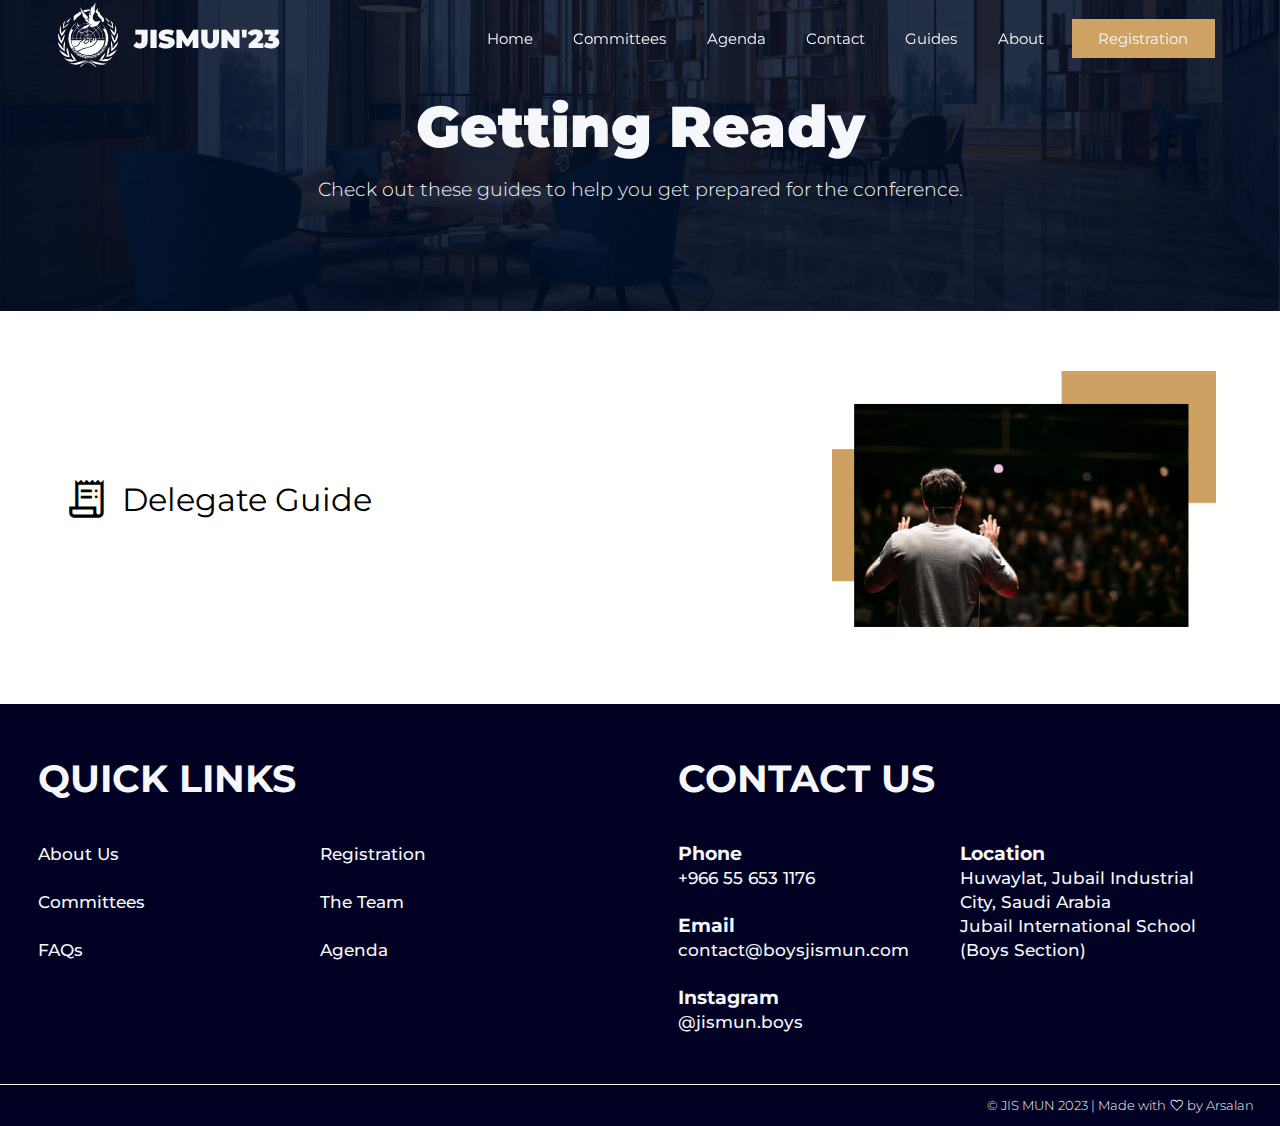
<file: public/pages/guides.html>
<!DOCTYPE html>
<html lang="en">
  <head>
    <meta charset="UTF-8" />
    <meta http-equiv="X-UA-Compatible" content="IE=edge" />
    <meta name="viewport" content="width=device-width, initial-scale=1.0" />
    <meta name="description" content="JIS MUN 2023" />
    <meta
      name="keywords"
      content="MUN, JIS, 2023, Alhussan, Jubail, Model United Nations"
    />
    <meta name="author" content="Muhammad Arsalan" />
    <meta property="og:title" content="JIS MUN '23 | Guides" />
    <meta property="og:url" content="https://www.jismunboys.com/" />
    <meta
      property="og:image"
      content="https://www.jismunboys.com/images/logo-high.png"
    />
    <meta property="og:description" content="Guides page of JIS MUN 2023." />
    <meta name="msapplication-TileColor" content="#cea263" />
    <meta name="theme-color" content="#cea263" />
    <link rel="icon" type="image/x-icon" href="../images/logo1x.webp" />
    <link rel="stylesheet" href="../stylesheets/style.css" />
    <link
      rel="stylesheet"
      href="https://cdn.jsdelivr.net/npm/@splidejs/splide@4.1.4/dist/css/splide.min.css"
    />
    <link
      rel="stylesheet"
      href="https://cdn.jsdelivr.net/npm/swiper@8/swiper-bundle.min.css"
    />
    <title>JISMUN'23 | Guides</title>
  </head>
  <body>
    <nav id="navbar">
      <div>
        <a href="../index.html">
          <img src="../images/Logo.svg" alt="Mun logo" />
        </a>
        <a href="../index.html"><span>JISMUN'23</span></a>
      </div>
      <div class="links">
        <a href="../index.html">Home</a>
        <a href="committees.html">Committees</a>
        <a href="agenda.html">Agenda</a>
        <a href="contact.html">Contact</a>
        <a href="#tp" class="nav-active">Guides</a>
        <a href="about.html">About</a>
        <a href="register.html">Registration</a>
        <a id="menu">menu</a>
      </div>
    </nav>
    <div class="slide1" style="display: none">
      <img src="../images/home_bg.webp" alt="MUN logo" class="slide-bg" />
      <h1>A</h1>
      <h2>B</h2>
    </div>
    <div class="slide3">
      <img src="../images/second-bg.webp" alt="MUN logo" class="slide-bg" />
      <h1>Getting Ready</h1>
      <h2>
        Check out these guides to help you get prepared for the conference.
      </h2>
    </div>
    <div class="slide2">
      <div class="img-text">
        <h4 class="guides">
          <a href="../PDFs/JISMUN'23 Delegates Guide.pdf" download
            ><span class="material-symbols-outlined"> receipt_long </span
            >Delegate Guide</a
          >
        </h4>
        <img
          src="../images/white-dude-speaking.webp"
          alt="White dude speaking"
        />
      </div>
    </div>
    <div class="nav-resistance"></div>
    <div w3-include-html="../includes/footer.html"></div>
    <div w3-include-html="../includes/myNav.html"></div>
    <script src="https://cdn.jsdelivr.net/npm/@splidejs/splide@4.1.4/dist/js/splide.min.js"></script>
    <script src="https://cdn.jsdelivr.net/npm/swiper@8/swiper-bundle.min.js"></script>
    <script src="../scripts/firebase.js"></script>
    <script src="../scripts/scroll_nav.js"></script>
    <script src="../scripts/swiper.js"></script>
    <script src="../scripts/include.js"></script>
    <script src="../scripts/accordion.js"></script>
    <script src="../scripts/menu.js"></script>

    <noscript>
      <link
        rel="stylesheet"
        href="https://fonts.googleapis.com/css2?family=Material+Symbols+Outlined:opsz,wght,FILL,GRAD@20..48,100..700,0..1,-50..200"
      />
    </noscript>
    <script>
      (function () {
        var cssMain = document.createElement("link");
        cssMain.href =
          "https://fonts.googleapis.com/css2?family=Material+Symbols+Outlined:opsz,wght,FILL,GRAD@20..48,100..700,0..1,-50..200";
        cssMain.rel = "stylesheet";
        cssMain.type = "text/css";
        document.getElementsByTagName("head")[0].appendChild(cssMain);
      })();
      includeHTML();
    </script>
  </body>
</html>
</file>
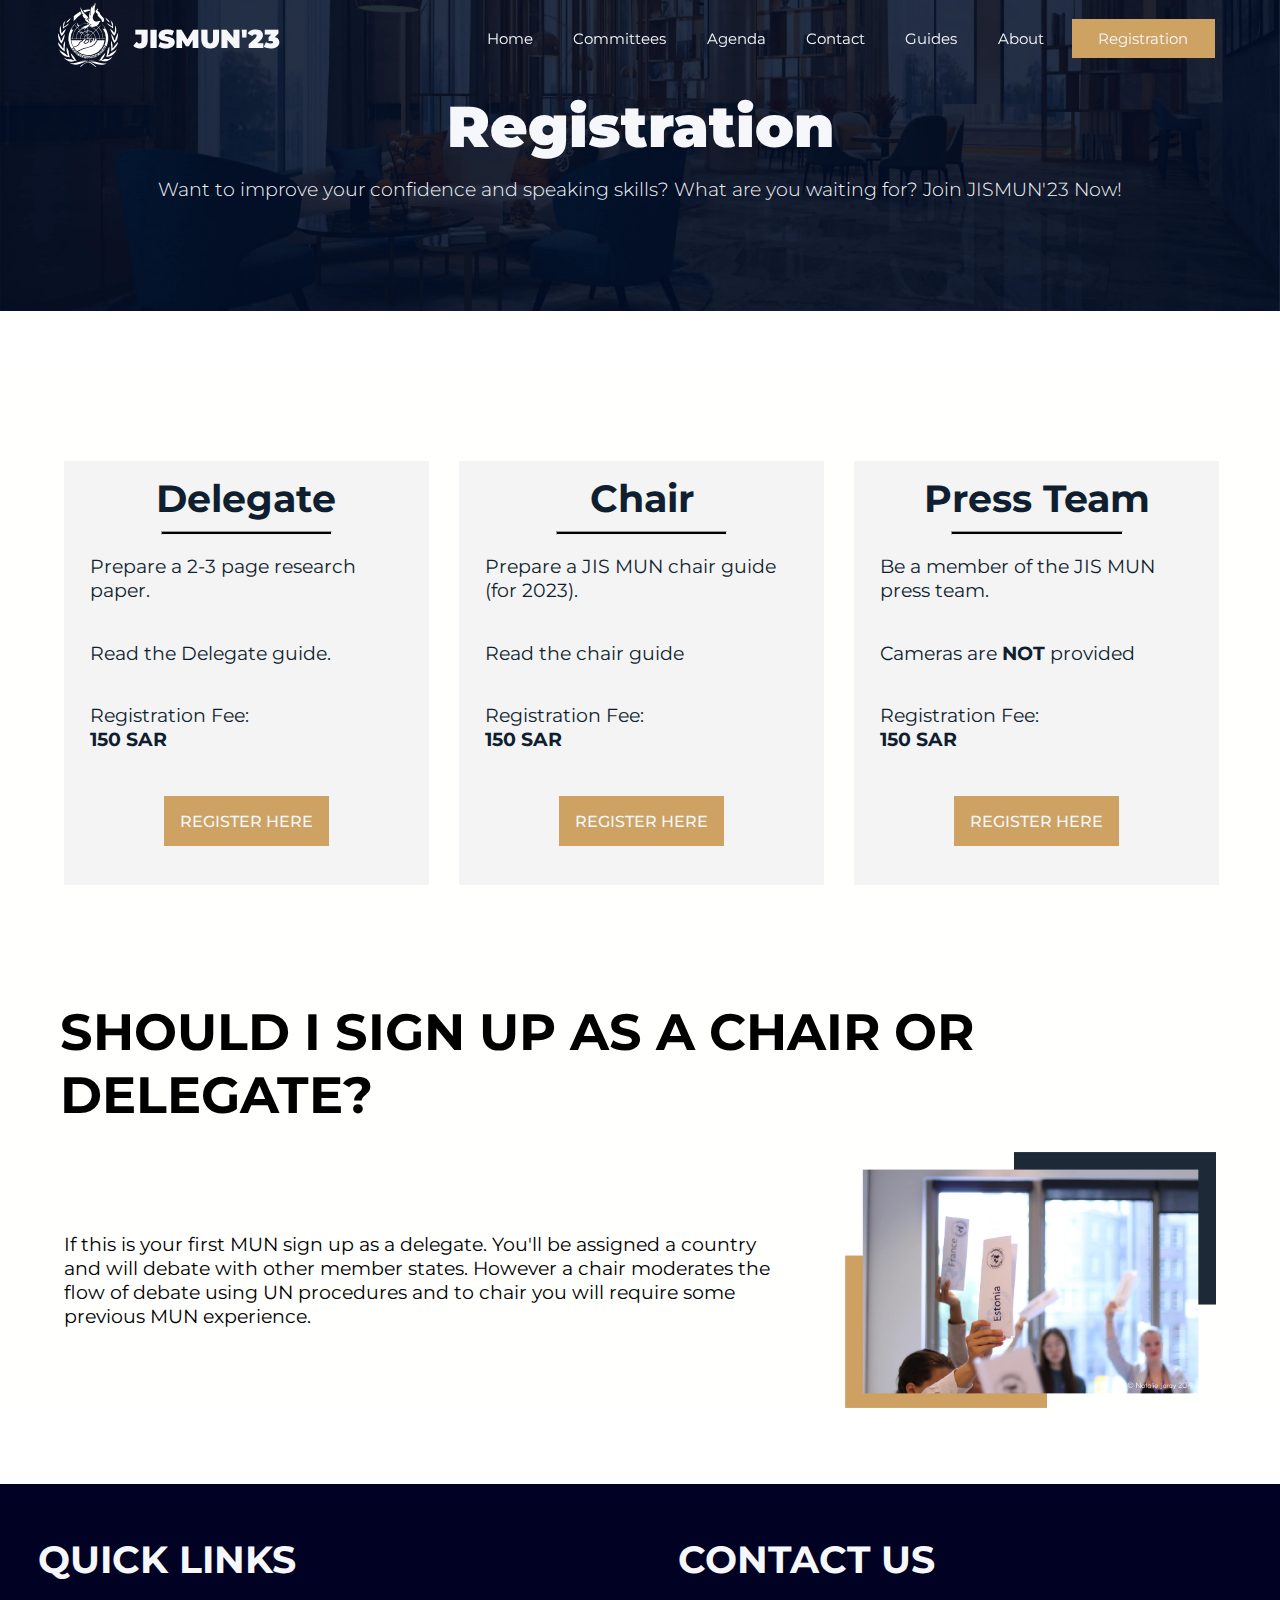
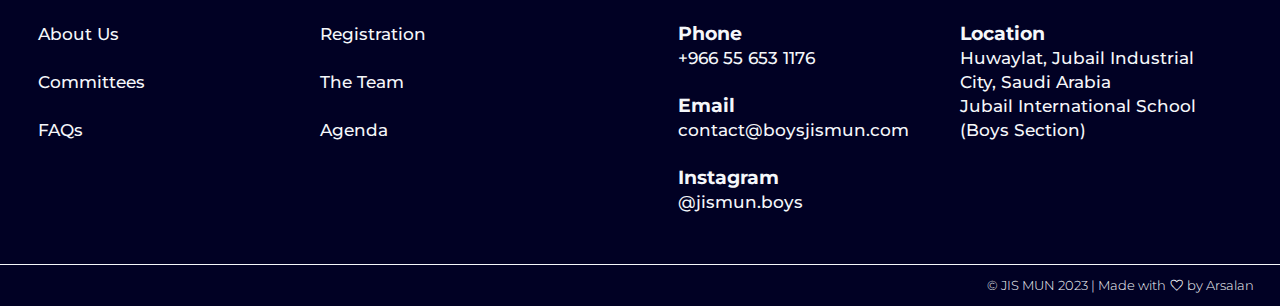
<file: public/pages/register.html>
<!DOCTYPE html>
<html lang="en">
  <head>
    <meta charset="UTF-8" />
    <meta http-equiv="X-UA-Compatible" content="IE=edge" />
    <meta name="viewport" content="width=device-width, initial-scale=1.0" />
    <meta name="description" content="JIS MUN 2023" />
    <meta
      name="keywords"
      content="MUN, JIS, 2023, Alhussan, Jubail, Model United Nations"
    />
    <meta name="author" content="Muhammad Arsalan" />
    <meta property="og:title" content="JIS MUN '23 | Registration" />
    <meta property="og:url" content="https://www.jismunboys.com/" />
    <meta
      property="og:image"
      content="https://www.jismunboys.com/images/logo-high.png"
    />
    <meta
      property="og:description"
      content="Registration page of JIS MUN 2023."
    />
    <meta name="msapplication-TileColor" content="#cea263" />
    <meta name="theme-color" content="#cea263" />
    <link rel="icon" type="image/x-icon" href="../images/logo1x.webp" />
    <link rel="stylesheet" href="../stylesheets/style.css" />
    <link
      rel="stylesheet"
      href="https://cdn.jsdelivr.net/npm/@splidejs/splide@4.1.4/dist/css/splide.min.css"
    />
    <link
      rel="stylesheet"
      href="https://cdn.jsdelivr.net/npm/swiper@8/swiper-bundle.min.css"
    />
    <title>JISMUN'23 | Registration</title>
  </head>
  <body>
    <nav id="navbar">
      <div>
        <a href="../index.html">
          <img src="../images/Logo.svg" alt="Mun logo" />
        </a>
        <a href="../index.html"><span>JISMUN'23</span></a>
      </div>
      <div class="links">
        <a href="../index.html">Home</a>
        <a href="committees.html">Committees</a>
        <a href="agenda.html">Agenda</a>
        <a href="contact.html">Contact</a>
        <a href="guides.html">Guides</a>
        <a href="about.html">About</a>
        <a href="#tp">Registration</a>
        <a id="menu">menu</a>
      </div>
    </nav>
    <div class="slide1" style="display: none">
      <img src="../images/home_bg.webp" alt="MUN logo" class="slide-bg" />
      <h1>A</h1>
      <h2>B</h2>
    </div>
    <div class="slide3">
      <img src="../images/second-bg.webp" alt="MUN logo" class="slide-bg" />
      <h1>Registration</h1>
      <h2>
        Want to improve your confidence and speaking skills? What are you
        waiting for? Join JISMUN'23 Now!
      </h2>
    </div>
    <div class="slide2">
      <div class="nav-resistance"></div>
      <div class="register-3">
        <div>
          <p>Delegate</p>
          <hr />
          <p>Prepare a 2-3 page research paper.</p>
          <p>
            Read the
            <a href="../PDFs/JISMUN'23 Delegates Guide.pdf">Delegate guide.</a>
          </p>
          <p>
            Registration Fee: <br />
            <strong>150 SAR</strong>
          </p>
          <a
            href="https://docs.google.com/forms/d/e/1FAIpQLSe5IUM3ODNwSo88UP6se2Dk7jPquuPrCS2ge6Ks4xL1_NDzzA/viewform?usp=sf_link"
            target="_blank"
            >Register Here</a
          >
        </div>
        <div>
          <p>Chair</p>
          <hr />
          <p>Prepare a JIS MUN chair guide (for 2023).</p>
          <p>Read the chair guide</p>
          <p>
            Registration Fee: <br />
            <strong>150 SAR</strong>
          </p>
          <a
            href="https://docs.google.com/forms/d/e/1FAIpQLSe5IUM3ODNwSo88UP6se2Dk7jPquuPrCS2ge6Ks4xL1_NDzzA/viewform?usp=sf_link"
            target="_blank"
            >Register Here</a
          >
        </div>
        <div>
          <p>Press Team</p>
          <hr />
          <p>Be a member of the JIS MUN press team.</p>
          <p>Cameras are <strong>Not</strong> provided</p>
          <p>
            Registration Fee: <br />
            <strong>150 SAR</strong>
          </p>
          <a
            href="https://docs.google.com/forms/d/e/1FAIpQLSe5IUM3ODNwSo88UP6se2Dk7jPquuPrCS2ge6Ks4xL1_NDzzA/viewform?usp=sf_link"
            target="_blank"
            >Register Here</a
          >
        </div>
      </div>
      <div class="nav-resistance"></div>
      <h3>Should I sign up as a chair or delegate?</h3>
      <div class="img-text">
        <h4>
          If this is your first MUN sign up as a delegate. You'll be assigned a
          country and will debate with other member states. However a chair
          moderates the flow of debate using UN procedures and to chair you will
          require some previous MUN experience.
        </h4>
        <img src="../images/register_01.webp" alt="MUN People" />
      </div>
    </div>
    <div class="nav-resistance"></div>
    <div w3-include-html="../includes/footer.html"></div>
    <div w3-include-html="../includes/myNav.html"></div>
    <script src="https://cdn.jsdelivr.net/npm/@splidejs/splide@4.1.4/dist/js/splide.min.js"></script>
    <script src="https://cdn.jsdelivr.net/npm/swiper@8/swiper-bundle.min.js"></script>
    <script src="../scripts/firebase.js"></script>
    <script src="../scripts/scroll_nav.js"></script>
    <script src="../scripts/swiper.js"></script>
    <script src="../scripts/include.js"></script>
    <script src="../scripts/accordion.js"></script>
    <script src="../scripts/menu.js"></script>

    <noscript>
      <link
        rel="stylesheet"
        href="https://fonts.googleapis.com/css2?family=Material+Symbols+Outlined:opsz,wght,FILL,GRAD@20..48,100..700,0..1,-50..200"
      />
    </noscript>
    <script>
      (function () {
        var cssMain = document.createElement("link");
        cssMain.href =
          "https://fonts.googleapis.com/css2?family=Material+Symbols+Outlined:opsz,wght,FILL,GRAD@20..48,100..700,0..1,-50..200";
        cssMain.rel = "stylesheet";
        cssMain.type = "text/css";
        document.getElementsByTagName("head")[0].appendChild(cssMain);
      })();
      includeHTML();
    </script>
  </body>
</html>
</file>
<file: public/stylesheets/style.css>
@import url("https://fonts.googleapis.com/css2?family=Montserrat:wght@100;200;300;400;500;600;700;800;900&family=Playfair+Display+SC:wght@400;700;900&family=Playfair+Display:wght@400;500;600;700;800;900&display=swap");
:root {
  --light: #f5f7fa;
  --dark: #000000;
  --gold: #cea263;
  --accent-light: #1e3957;
  --accent-dark: #0f1f2f;
  --lightw: #fffffd;
}
* {
  scroll-behavior: smooth;
  scroll-margin-top: 8vw;
}
a {
  text-decoration: none;
  color: inherit;
  transition: all 0.3s ease-in-out;
}
a:hover {
  color: var(--accent-light);
}
html,
body {
  margin: 0;
  font-family: "Montserrat", sans-serif;
}
body::-webkit-scrollbar {
  width: 1vw;
}
body::-webkit-scrollbar-track {
  background-color: var(--light);
}
body::-webkit-scrollbar-thumb {
  background-color: var(--accent-light);
  border-radius: 50px;
  border: 0.3vw solid var(--light);
}
body::-webkit-scrollbar-thumb:hover {
  background-color: var(--accent-dark);
  cursor: pointer;
  border: 0.25vw solid var(--light);
}
nav {
  position: fixed;
  display: grid;
  grid-template-columns: 30% 70%;
  z-index: 10000;
  background-color: transparent;
  width: 100%;
  height: 6vw;
  transition: all 0.5s ease-in-out;
  font-family: "Montserrat", sans-serif;
  font-size: 1.2vw;
}
nav > div:nth-child(1) {
  display: flex;
  align-items: center;
  font-family: "Montserrat", sans-serif;
  font-weight: 900;
  color: var(--light);
  font-size: 2vw;
  transition: all 0.5s ease-in-out !important;
}
nav > div:nth-child(1) > a > img {
  height: 5vw;
  margin: 0 1.25vw 0 4.5vw;
  filter: brightness(0) invert(1);
  transition: all 0.5s ease-in-out;
}
nav > div:nth-child(1) > span {
  transition: all 0.5s ease-in-out;
}
nav > div:nth-child(2) {
  display: flex;
  align-items: center;
  justify-content: end;
  margin-right: 4.5vw;
  color: var(--light);
  transition: all 0.5s ease-in-out, color 0s ease-in-out;
  transition-delay: 0ms;
}
nav > div:nth-child(2) > a {
  margin: 0 0.6vw;
  padding: 0.8vw 0.9vw;
  box-sizing: border-box;
  transition: all 0.5s ease-in-out;
  border: 1px transparent solid;
}
nav > div:nth-child(2) > a:hover {
  background-color: #1e395768;
  box-sizing: border-box;
  color: var(--light);
}
nav > div:nth-child(2) > a:active {
  border: 1px solid var(--gold);
  transition: all 3ms ease-in-out;
}
nav > div:nth-child(2) > a:last-child {
  font-family: "material symbols outlined";
  font-size: 3vw;
  cursor: pointer;
  display: none;
  user-select: none;
}
nav > div:nth-child(2) > a:nth-child(7) {
  background-color: var(--gold);
  color: var(--light);
  padding: 0.7vw 2vw;
  border: var(--gold) 1px solid;
  box-sizing: border-box;
}
nav > div:nth-child(2) > a:nth-child(7):hover {
  background-color: var(--accent-dark);
  color: var(--light);
  border: var(--light) 1px solid;
}
.fixed-header {
  background-color: #fffffdee;
  box-shadow: var(--dark) 0 0 10px;
}
a.nav-active {
  border-bottom: var(--light) 1px solid;
  box-sizing: border-box;
}
.scrolled-active {
  border: var(--accent-light) 1px solid !important;
  padding: calc(0.8vw - 1px) calc(0.9vw - 1px) 0.8vw calc(0.9vw - 1px) !important;
}
.linkies-active {
  align-items: center;
  justify-content: center;
  color: var(--dark) !important;
  border-color: var(--accent-light);
}
.bg-active {
  filter: none !important;
}
.logo-active {
  filter: brightness(1) invert(0) drop-shadow(1px 1px 10px var(--light)) !important;
}
.logo2-active {
  color: var(--accent-light);
}
.nav-resistance {
  height: 6vw;
  width: 100%;
}
h1 {
  font-size: 4.5vw;
  font-weight: 1000 !important;
}
h2 {
  font-size: 1.5vw;
  font-weight: 300;
}
h3 {
  font-family: "Montserrat", serif;
  font-size: 4vw;
  font-weight: bold;
  text-transform: uppercase;
}
h4 {
  font-size: 1.5vw;
  font-weight: normal;
}
h5 {
  font-family: "Montserrat", serif;
  font-size: 1.3vw;
  font-weight: 400;
  margin: 0;
}
div.slide1,
div.slide2 {
  display: flex;
  flex-direction: column;
  text-align: left;
  width: 100%;
  background-color: var(--light);
}
div.slide1 {
  align-items: left;
  justify-content: center;
  font-size: 7vw;
  filter: brightness(0.97);
  color: var(--light);
  height: 100vh;
}
div.slide1 img {
  z-index: 0;
  width: 100%;
  height: 100%;
  opacity: 1;
  position: absolute;
  transition: all 0.5s ease-in-out;
}
div.slide1 a {
  z-index: 1;
  margin: 4vw 77vw 0 5vw;
}
div.slide1 > a > span {
  z-index: 1;
  position: absolute;
  font-size: 5vw;
  top: 90vh;
  left: 47vw;
  animation: arrow 2s 0s linear infinite;
  transform: translateY(-1vw);
  user-select: none;
}
div.slide1 > a:hover {
  color: inherit;
}
@keyframes arrow {
  0% {
    transform: translateY(-2vw);
    opacity: 1;
  }
  100% {
    transform: translateY(1vw);
    opacity: 0;
  }
}
div.slide1 h1,
div.slide1 h2 {
  margin: 2vw 45vw 0 5vw;
  z-index: 1;
  transition: all 0.7s ease-in-out;
  font-family: "Montserrat", sans-serif;
}
div.slide1 h1 {
  margin-top: 20vh;
  text-transform: uppercase;
}
div.slide1 .main-button {
  z-index: 1;
  padding: 1.25vw 1.5vw;
  font-size: 1.5vw;
  font-weight: 400;
  background-color: var(--light);
  box-sizing: border-box;
  color: var(--accent-dark);
  cursor: pointer;
  transition: all 0.5s ease-in-out;
  text-transform: uppercase;
  display: flex;
  align-items: center;
  justify-content: center;
  text-align: center;
}
div.slide2 {
  align-items: flex-start;
  text-align: left;
  height: auto;
  background-color: var(--lightw);
}
div.slide2 > a {
  margin: 2vw 4vw;
}
div.slide2 h3 {
  margin: 0 -1.5vw;
  display: flex;
  align-items: center;
  justify-content: center;
}
div.slide2 > h3,
div.slide2 > h4 {
  margin: 2vw 2vw;
}
.slide2 span.hr-ed {
  display: grid;
  grid-template-columns: 20% 80%;
  width: 100%;
  margin-top: 5vh;
}
.slide2 span div {
  display: flex;
  align-items: center;
}
.slide2 hr {
  width: 70%;
  height: 2px;
  margin: 0 0 0 5vw;
  background-color: var(--dark);
}
div.slide2 h4 {
  margin: 0.5vw 5vw;
  font-family: "Montserrat", serif;
}
div.slide2 h4 br {
  margin: 2vw 0;
}
div.slide2 h3::before {
  transition: all 0.5s ease-in-out;
  content: "double_arrow";
  margin-left: -1.3vw;
  color: transparent;
  font-family: "material symbols outlined";
}
div.slide2 a:hover h3::before {
  margin-left: 2vw;
  margin-right: 1vw;
  color: var(--text-color);
}
div.slide3 {
  display: flex;
  align-items: center;
  justify-content: center;
  text-align: center;
  margin: 0 0 5vw 0;
  flex-direction: column;
  height: 24vw;
}
div.slide3 > img {
  width: 100%;
  position: absolute;
  z-index: 1;
  object-fit: cover;
  margin: 0;
}
div.slide3 > h1,
div.slide3 > h2 {
  z-index: 2;
  color: var(--light);
}
div.slide3 > h2 {
  transform: translateY(-3vw);
}
.main-button:hover {
  transform: translateY(-0.25vw);
}
.slide-divide {
  display: grid;
  width: 100%;
  height: 60vh;
  margin-top: -1vw;
  grid-template-columns: 50% 50%;
  overflow: hidden;
}
.slide-divide > div {
  display: flex;
  align-items: center;
  justify-content: center;
  text-align: center;
  padding: 0 3vw;
}
.slide-divide > div:nth-child(1) {
  font-family: "Montserrat", serif;
  border-right: var(--accent-dark) 0.3vw solid;
  font-size: 6vw;
  font-weight: 900;
}
.slide-divide > div:nth-child(2) {
  font-family: "Montserrat", serif;
  font-size: 3vw;
  font-weight: 200;
}
.swiper {
  width: calc(100vw - 6vw);
  height: 70vh;
  overflow: visible;
  user-select: none;
}
.swiper-slide {
  text-align: center;
  display: flex;
  overflow: visible;
}
.swiper-slide > a {
  width: 100%;
  height: 90%;
  margin: 1vw;
}
.swiper-slide > a > div {
  display: grid;
  grid-template-rows: 60% 20% 30%;
  text-align: center;
  border-radius: 1vw;
  overflow: visible;
  transition: all 0.5s ease-in-out;
  width: 100%;
  height: 100%;
  background-color: #ededed;
}
.swiper-slide > a > div:hover {
  background-color: var(--gold);
  color: var(--light);
}
.swiper-slide > a > div:hover > img {
  filter: contrast(1.3);
  transform: translateY(-10px);
}
.swiper-slide > a > div > img {
  height: 100%;
  width: 100%;
  object-fit: cover;
  display: flex;
  align-self: center;
  justify-self: center;
  margin: 0;
  border-radius: 0.8vw;
  transition: all 0.5s ease-in-out;
}
.swiper-slide > a > div > p:nth-child(2) {
  font-size: 3vw;
  margin-top: 2vw;
  font-weight: 800;
  font-family: "Montserrat", serif;
}
.swiper-slide > a > div > p:nth-child(3) {
  display: flex;
  font-size: 1.5vw;
  font-family: "Montserrat", serif;
  justify-self: center;
  margin: 1vw 1vw;
}
.swiper-pagination {
  margin-bottom: -1vw;
}
.swiper-pagination-bullet-active {
  background: var(--gold) !important;
}
.swiper-button-prev-unique,
.swiper-button-next-unique {
  user-select: none;
  font-family: "material symbols outlined";
  display: inline-block;
  position: relative;
  color: var(--gold);
  font-size: 5vw;
  cursor: pointer;
  z-index: 1000;
}
.swiper-button-prev-unique {
  transform: translateY(-40vh) translateX(-0.5vw);
}
.swiper-button-next-unique {
  transform: translateY(-52vh) translateX(94vw);
}
footer {
  background-color: #010124;
  display: grid;
  grid-template-columns: 50% 50%;
  padding-bottom: 3vw;
}
footer > section {
  margin: 1vw 3vw;
  color: var(--light);
  width: 80%;
  display: inline-flex;
  flex-direction: column;
  margin: 1vw 3vw;
}
footer > section > div {
  display: grid;
  grid-template-columns: 50% 50%;
  column-gap: 5%;
}
footer > section > div > div {
  display: flex;
  flex-direction: column;
}
footer > section > div > div > h4 {
  font-weight: 700;
  margin: 0;
}
footer > section > div > div > h4 > a {
  font-weight: 500;
  font-size: 1.3vw;
}
footer > section > div > div > h4 > a:hover {
  color: inherit;
}
footer > section > h3 {
  font-size: 3vw;
  color: var(--light);
}
.after-footer {
  background-color: #010124;
  color: var(--light);
  height: auto;
  padding: 1vw 2vw;
  text-align: right;
  display: flex;
  justify-content: end;
  align-items: center;
  font-weight: 300;
  font-size: 1vw;
  border-top: 1px solid var(--light);
}
.after-footer > .material-symbols-outlined {
  font-size: 1.2vw;
  margin: 0 0.25vw;
  font-variation-settings: "FILL" 0, "wght" 300, "GRAD" 0, "opsz" 48;
  transition: all 0.25s ease-in-out;
}
.after-footer:hover > .material-symbols-outlined {
  font-variation-settings: "FILL" 1, "wght" 300, "GRAD" 0, "opsz" 48;
}
.after-footer > a {
  transition: all 0.5s ease-in-out;
}
.after-footer > a:hover {
  color: var(--gold);
}
div.img-text {
  display: flex;
  align-items: center;
  width: 100%;
}
div.img-text img {
  display: flex;
  object-fit: cover;
  height: 20vw;
  width: 30vw;
  margin: 0 5vw;
  justify-self: right;
  margin-right: 5vw;
  margin-left: auto;
}
div.slide-mid {
  display: flex;
  flex-direction: column;
  width: calc(100% - 10vw);
  align-items: center;
  justify-content: center;
  text-align: center;
  margin: 5vw 5vw 1vw 5vw;
}
div.slide-mid h4 {
  display: inline-flex;
  margin: 0;
}
summary > h4 {
  font-weight: 600;
}
summary {
  outline: none;
  display: flex;
  position: relative;
  cursor: pointer;
  align-items: center;
  background-color: #00000024;
  width: 87vw;
  padding: 1vw;
  border-radius: 1vw;
}
details .content {
  padding: 1vw;
  margin-top: 1vw;
  color: var(--accent-dark);
}
details {
  box-sizing: border-box;
  display: flex;
  align-items: center;
}
details summary::-webkit-details-marker {
  display: none;
}
details[open] > summary:before {
  transform: rotate(90deg);
}
summary:before {
  content: "chevron_right";
  font-family: "material symbols outlined";
  transform: rotate(0);
  transition: 0.25s transform ease;
  font-size: 3vw;
  font-variation-settings: "FILL" 0, "wght" 400, "GRAD" 0, "opsz" 48;
}
li {
  margin: 1vw 0;
}
.team {
  display: grid;
  grid-template-columns: 30% 30% 30%;
  margin: 1vw 5vw;
  column-gap: 5%;
  row-gap: 5vw;
}
.team > div {
  display: flex;
  justify-content: center;
}
.team > div > img {
  width: 50%;
  opacity: 0.5;
}
.team > div > p {
  position: absolute;
  font-family: "Montserrat", serif;
  font-size: 2vw;
  align-self: flex-end;
}
.team > div > p:nth-child(2) {
  margin-bottom: 4vw;
  font-weight: 700;
}
.team > div > p:nth-child(3) {
  margin-top: 4vw;
}
strong {
  text-transform: uppercase;
  font-weight: bolder;
}
.register-3 {
  display: grid;
  grid-template-columns: 30% 30% 30%;
  column-gap: 2.5%;
  margin: 1vw 5vw;
  width: calc(100% - 5vw);
}
.register-3 > div {
  background-color: #f4f4f4;
  display: flex;
  justify-content: center;
  flex-direction: column;
  color: var(--accent-dark);
  text-align: left;
  padding: 1vw;
}
.register-3 > div > p {
  margin: 1.5vw 1vw;
}
.register-3 > div > p:nth-child(1) {
  font-size: 3vw;
  line-height: 1vw;
  font-weight: 700;
  display: flex;
  align-self: center;
}
.register-3 > div > hr {
  width: 50%;
  margin: 0;
  display: flex;
  align-self: center;
  margin-top: 0.5vw;
}
.register-3 > div > p:nth-child(n + 2) {
  font-size: 1.5vw;
}
.register-3 > div > a {
  display: flex;
  align-items: center;
  justify-content: center;
  align-self: center;
  background-color: var(--gold);
  padding: 1vw;
  text-transform: uppercase;
  color: var(--light);
  font-weight: 500;
  margin: 2vw 0;
  border: 0.3vw transparent solid;
}
.register-3 > div > a:hover {
  border: 0.3vw var(--gold) solid;
  background-color: transparent;
  color: var(--gold);
}
.guides > a {
  display: flex;
  font-size: 2.5vw;
  margin: 2vw 0;
  align-items: center;
}
.guides > a > span {
  font-size: 3.5vw;
  transition: all 0.5s ease-in-out;
  font-variation-settings: "FILL" 0, "wght" 480, "GRAD" 0, "opsz" 48;
  margin-right: 1vw;
}
.guides > a:hover > span {
  font-variation-settings: "FILL" 1, "wght" 480, "GRAD" 0, "opsz" 48;
}
.fof {
  margin: 0;
  display: flex;
  align-items: center;
  justify-content: center;
  background-color: var(--light);
  width: 100%;
  height: 100vh;
}
.fof-text > p:nth-child(1) {
  font-size: 10vw;
  line-height: 3vw;
  font-weight: 900;
  margin-top: -1vw;
}
.fof-text > p:nth-child(2) {
  font-size: 3vw;
  font-weight: 900;
  margin-top: -5vw;
}
.fof-text > p:nth-child(3) {
  font-size: 2vw;
  font-weight: 700;
  margin-bottom: 5vw;
}
.fof-text > a {
  background-color: var(--gold);
  padding: 1vw;
  margin-top: 5vw;
  color: var(--light);
  font-weight: 700;
  border: 0.3vw var(--gold) solid;
  box-sizing: border-box;
}
.fof-text > a:hover {
  background-color: var(--light);
  color: var(--gold);
}
.fof > div {
  margin: 3vw;
}
.fof-img img {
  width: 35vw;
}
.contact-divide {
  display: grid;
  grid-template-columns: 35% 65%;
  column-gap: 5vw;
  width: calc(100% - 15vw);
  margin: 0 5vw;
}
.contact-divide > div {
  padding: 1vw;
  display: flex;
  align-items: center;
  flex-direction: column;
  justify-content: left;
}
.contact-divide > div:nth-child(1) {
  background-color: #f4f4f4;
}
.contact-divide > div:nth-child(2) > iframe {
  width: 100%;
  height: 80%;
  filter: drop-shadow(var(--accent-dark) 1vw -1vw);
  box-shadow: var(--gold) -1vw 1vw;
  margin-top: 1vw;
}
.contact-divide > div > h3 {
  font-size: 3vw;
  text-transform: none;
  display: flex;
  text-align: left;
  justify-content: left;
  margin-left: 1vw;
  width: 100%;
}
.contact-divide > div > h3::before {
  display: none;
}
.contact-div-divider {
  display: grid;
  grid-template-columns: 20% 80%;
  font-size: 1.5vw;
}
.contact-div-divider > div {
  margin: 1vw 0;
  display: flex;
  align-items: center;
  justify-content: center;
  text-align: center;
}
.contact-div-divider > div > span {
  font-size: 3vw;
  display: flex;
  align-self: center;
  justify-self: center;
}
#countdown {
  display: flex;
  flex-direction: column;
  align-items: center;
  justify-content: center;
  color: var(--gold);
  align-self: center;
  justify-self: center;
  font-size: 10vw;
  font-weight: 700;
  line-height: 10vw;
  margin: 3vw;
  text-align: center;
}
#myNav {
  background-color: var(--dark);
  color: var(--light);
  font-size: 5vw;
  height: 100%;
  width: 50%;
  overflow: hidden;
  display: flex;
  align-items: center;
  justify-content: center;
  position: fixed;
  top: 0;
  right: 0;
  z-index: 1000;
  transform: translateX(100%);
  transition: all 0.7s ease-in-out;
  flex-direction: column;
}
#myNav > a {
  margin: 1.7vh;
}
#myNav > a:hover {
  color: var(--gold);
}
@media (max-width: 700px) {
  nav > div:nth-child(2) > a:last-child {
    display: block !important;
    margin-right: -2vw;
  }
  nav > div:nth-child(2) > a:nth-child(n) {
    display: none;
  }
}
</file>
